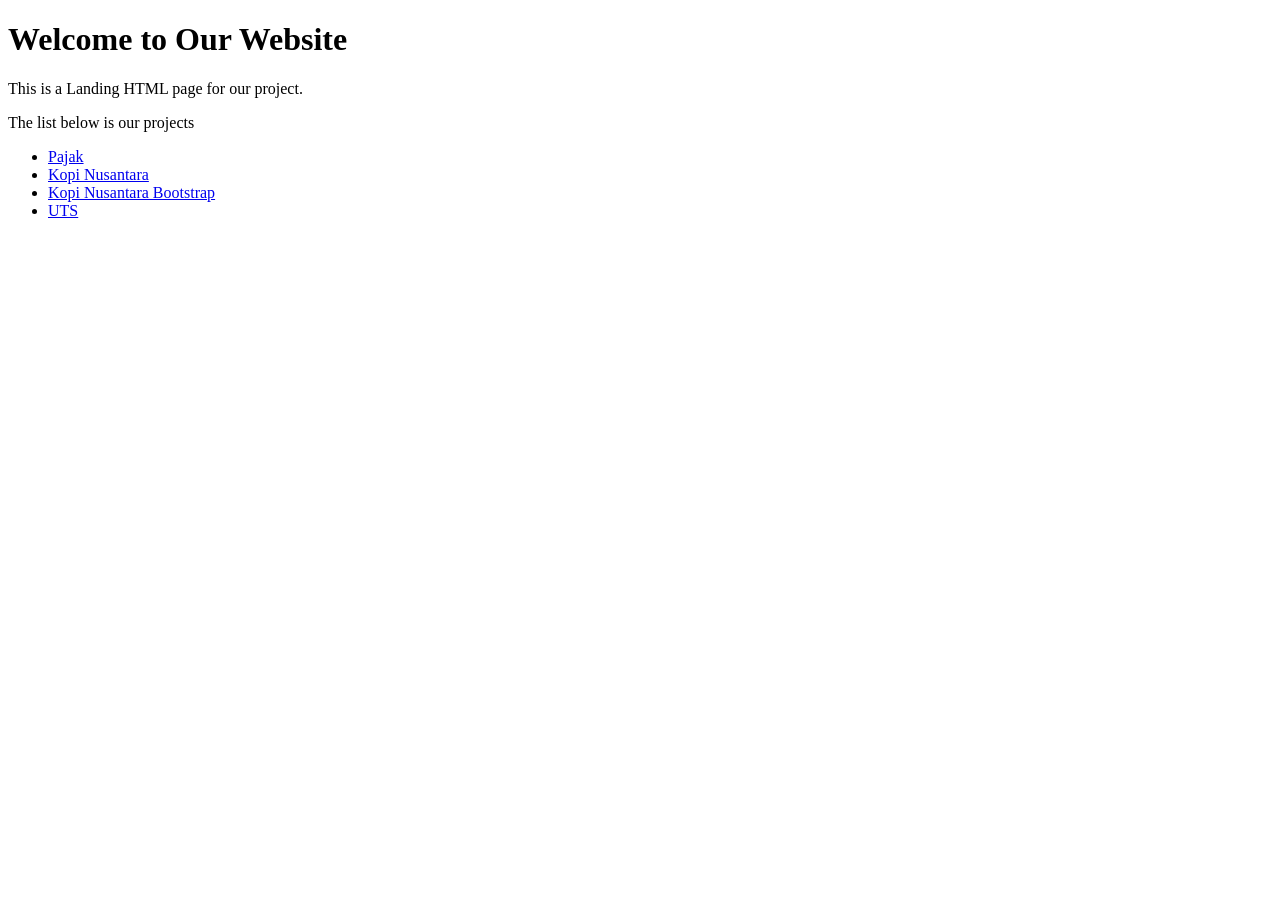
<file: index.html>
<!DOCTYPE html>
<html lang="en">
<head>
    <meta charset="UTF-8">
    <meta name="viewport" content="width=device-width, initial-scale=1.0">
    <title>Website Kelompok 10</title>
</head>
<body>
    <h1>Welcome to Our Website</h1>
    <p>This is a Landing HTML page for our project.</p>
    <p>The list below is our projects</p>
    <ul>        
        <li><a href="T1 - Pajak/index.html">Pajak</a></li>
        <li><a href="T2 - Kopi Nusantara/index.html">Kopi Nusantara</a></li>
        <li><a href="T2 - Kopi Nusantara Bootstrap/index.html">Kopi Nusantara Bootstrap</a></li>
        <li><a href="UTS/index.html">UTS</a></li>
    </ul>
</body>
</html>
</file>
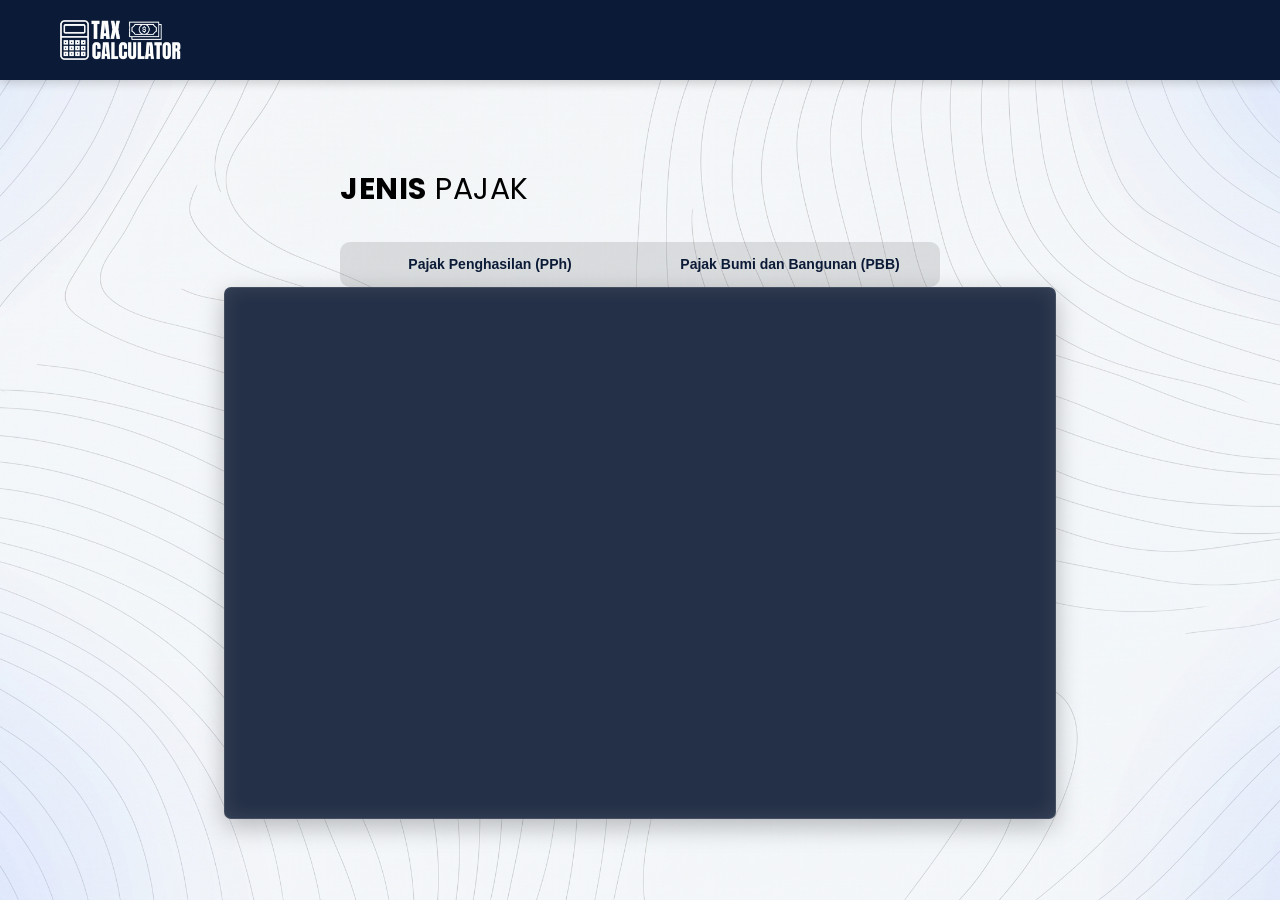
<file: Pajak/index.html>
<!DOCTYPE html>
<html lang="en">
<head>
    <meta charset="UTF-8">
    <meta http-equiv="X-UA-Compatible" content="IE=edge">
    <meta name="viewport" content="width=device-width, initial-scale=1.0">
    <title>Pajak</title>
    <link rel="stylesheet" href="style.css">
</head>
<body>
    <nav class="navbar">
        <img src="Photos/logo.png" class="logo" alt="Logo">
    </nav>
        
    <!-- Tombol jenis pajak -->
    <div id="text" oncontextmenu="return false;">
<p style="margin-right: 40px; margin-top: 85px; color: #000; font-family: 'Poppins', sans-serif; font-size: 30px; letter-spacing: 0.5px;">
    <strong>JENIS</strong> PAJAK</p>
        
        <!-- fixed : sliders can no longer be copied, ruining the aesthetics -->
         <div id="btncontainer1" class="noSelect">
            <div id="slider"></div>
            <button id="butpph">Pajak Penghasilan (PPh)</button>
            <button id="butpbb">Pajak Bumi dan Bangunan (PBB)</button>
        </div>
    </div>

    <!-- div mainbox untuk halaman utama -->
    <div id="mainbox">
        <!-- div container pajak untuk mengumpulkan box ptkp dan box pbb menjadi satu -->
        <div id="containerpajak">
            
            <!-- BOX PPH -->
            <div id="boxpph">
                <div class="form">
                    <p>Pilih status PTKP Anda: 
                        <a href="Photos/Kategori PTKP.jpg" target="_blank" style="font-size: 12px; color: #8ca7f8;">(Lihat Tabel PTKP)</a>
                    </p>
                    
                    <select id="ptkp" class="theinput">
                        <option value="" disabled selected hidden>Status PTKP</option>
                        <option value="TK/0">TK/0 (Rp 54.000.000)</option>
                        <option value="TK/1">TK/1 (Rp 58.500.000)</option>
                        <option value="TK/2">TK/2 (Rp 63.000.000)</option>
                        <option value="TK/3">TK/3 (Rp 67.500.000)</option>
                        <option value="K/0">K/0 (Rp 58.500.000)</option>
                        <option value="K/1">K/1 (Rp 63.000.000)</option>
                        <option value="K/2">K/2 (Rp 67.500.000)</option>
                        <option value="K/3">K/3 (Rp 72.000.000)</option>
                        <option value="K/I/0">K/I/0 (Rp 112.500.000)</option>
                        <option value="K/I/1">K/I/1 (Rp 117.000.000)</option>
                        <option value="K/I/2">K/I/2 (Rp 121.500.000)</option>
                        <option value="K/I/3">K/I/3 (Rp 126.000.000)</option>
                    </select>
                </div>    

                <div class="form">
                    <p>Masukkan penghasilan bulanan Anda:</p>
                    <div style="position: relative;">
                        <span style="position: absolute; left: 12px; top: 50%; transform: translateY(-50%); font-weight: bold; color: #e4e6eb; pointer-events: none;">Rp</span>
                        <input type="text" inputmode="numeric" placeholder="5000000" id="income" class="theinput" style="padding-left: 36px;">
                    </div>
                </div>

                <div class="form">
                    <p>Masukkan jumlah tunjangan Anda:</p>
                    <div style="position: relative;">
                        <span style="position: absolute; left: 12px; top: 50%; transform: translateY(-50%); font-weight: bold; color: #e4e6eb; pointer-events: none;">Rp</span>
                        <input type="text" inputmode="numeric" placeholder="1000000" id="tunjangan" class="theinput" style="padding-left: 36px;">
                    </div>
                </div>

                <div class="form">
                    <p>Masukkan jumlah bonus Anda:</p>
                    <div style="position: relative;">
                        <span style="position: absolute; left: 12px; top: 50%; transform: translateY(-50%); font-weight: bold; color: #e4e6eb; pointer-events: none;">Rp</span>
                        <input type="text" inputmode="numeric" placeholder="500000" id="bonus" class="theinput" style="padding-left: 36px;">
                    </div>
                </div>

                <div class="form">
                    <p>Masukkan jumlah iuran Anda:</p>
                    <div style="position: relative;">
                        <span style="position: absolute; left: 12px; top: 50%; transform: translateY(-50%); font-weight: bold; color: #e4e6eb; pointer-events: none;">Rp</span>
                        <input type="text" inputmode="numeric" placeholder="200000" id="iuran" class="theinput" style="padding-left: 36px;">
                    </div>
                </div>

                <!-- fixed : duped removed -->
                <button id="btncontainer2" class="btn-hitung" onclick="calculatePPh(); document.getElementById('pajakModal').style.display='block'">
                    Hitung Pajak
                </button>
            </div>

            <!-- BOX PBB -->
            <div id="boxpbb">
                <div class="form">
                    <p>Pilih jenis PBB anda:
                        <a href="Photos/Perbedaan Jenis PBB.jpg" target="_blank" style="font-size: 12px; color: #8ca7f8;">(Ketahui Perbedaan Jenis PBB Anda)</a>
                    </p>
                    <select id="statpbb" class="theinput">
                        <option value="" disabled selected hidden>Jenis PBB</option>
                        <option value="p2">PBB P2</option>
                        <option value="p3">PBB P3</option>
                    </select>
                </div>
                
                <div class="form">
                    <p>Masukkan nilai NJOP: <small>(Total Bumi dan Bangunan Jika P2)</small></p>
                    <div style="position: relative;">
                        <span style="position: absolute; left: 12px; top: 50%; transform: translateY(-50%); font-weight: bold; color: #e4e6eb; pointer-events: none;">Rp</span>
                        <input type="text" inputmode="numeric" placeholder="1000000000" id="NJOP" class="theinput" style="padding-left: 36px;">
                    </div>
                </div>
                
                <div class="form">
                    <p>Masukkan nilai NJOPTKP:</p>
                    <div style="position: relative;">
                        <span style="position: absolute; left: 12px; top: 50%; transform: translateY(-50%); font-weight: bold; color: #e4e6eb; pointer-events: none;">Rp</span>
                        <input type="text" inputmode="numeric" placeholder="12000000" id="NJOPTKP" class="theinput" style="padding-left: 36px;">
                    </div>
                </div>

                <div class="form">
                    <p>Masukkan nilai Tarif NJKP(khusus p5l):</p>
                    <div style="position: relative;">
                        <input type="text" inputmode="numeric" placeholder="20" id="NJKP" class="theinput" style="padding-right: 32px;">
                        <span style="position: absolute; right: 12px; top: 50%; transform: translateY(-50%); font-weight: bold; color: #e4e6eb; pointer-events: none;">%</span>
                    </div>
                </div>

                <div class="form">
                    <p>Masukkan nilai Tarif PBB:</p>
                    <div style="position: relative;">
                        <input type="text" inputmode="numeric" placeholder="0.5" id="PBB" class="theinput" style="padding-right: 32px;">
                        <span style="position: absolute; right: 12px; top: 50%; transform: translateY(-50%); font-weight: bold; color: #e4e6eb; pointer-events: none;">%</span>
                    </div>
                </div>
            <button id="btncontainer2" class="btn-hitung" onclick="calculatePBB(); document.getElementById('pajakModal').style.display='block'">
                Hitung Pajak
            </button>
        </div>

        <div id="pajakModal" class="modal">
            <div class="modal-content">

            <!-- Tombol X  -->
            <span class="closebtn" onclick="document.getElementById('pajakModal').style.display='none'">&times;</span>
            <h3 style="color: #1c1d5e; margin-bottom: 15px;">Hasil Perhitungan</h3>

            <!-- result untuk menampilkan hasil perhitungan -->
            <p id="result"></p>
        </div>
    </div>

    <script src="main.js"></script>
</body>
</html>
</file>
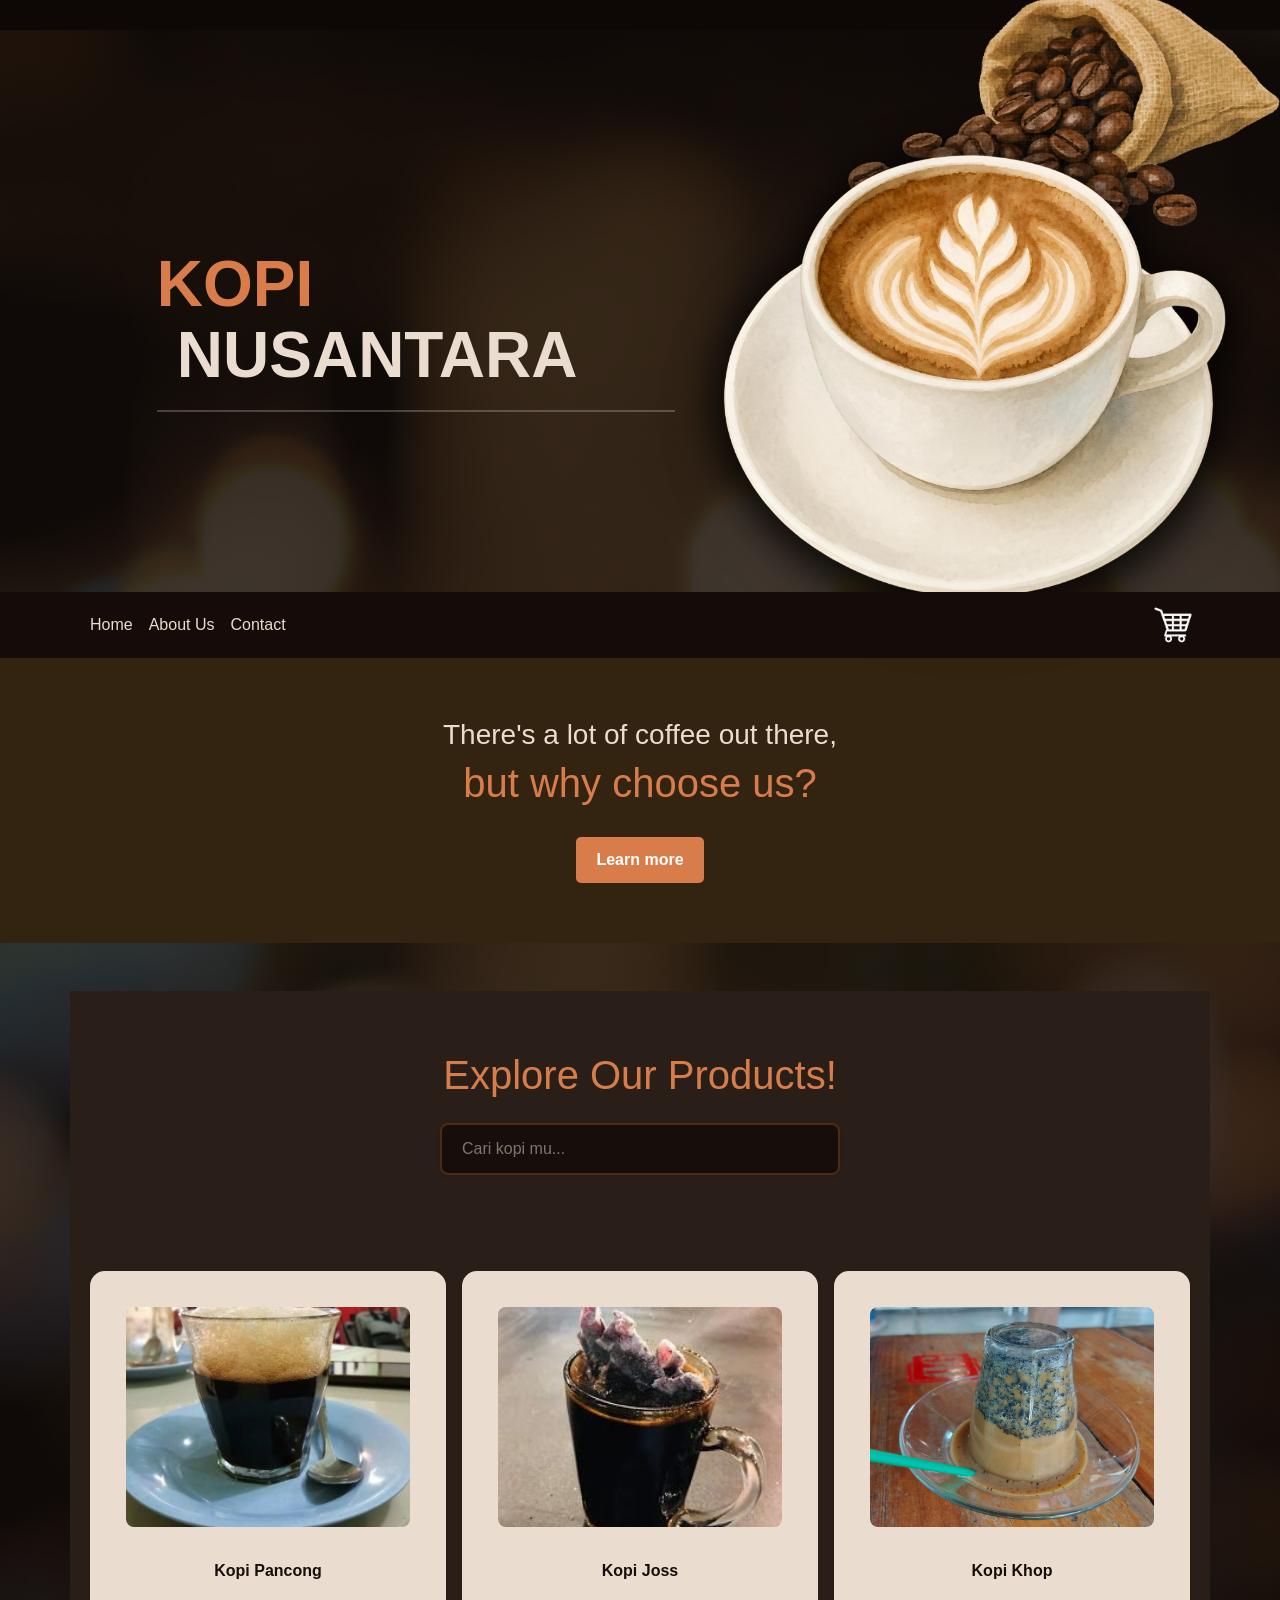
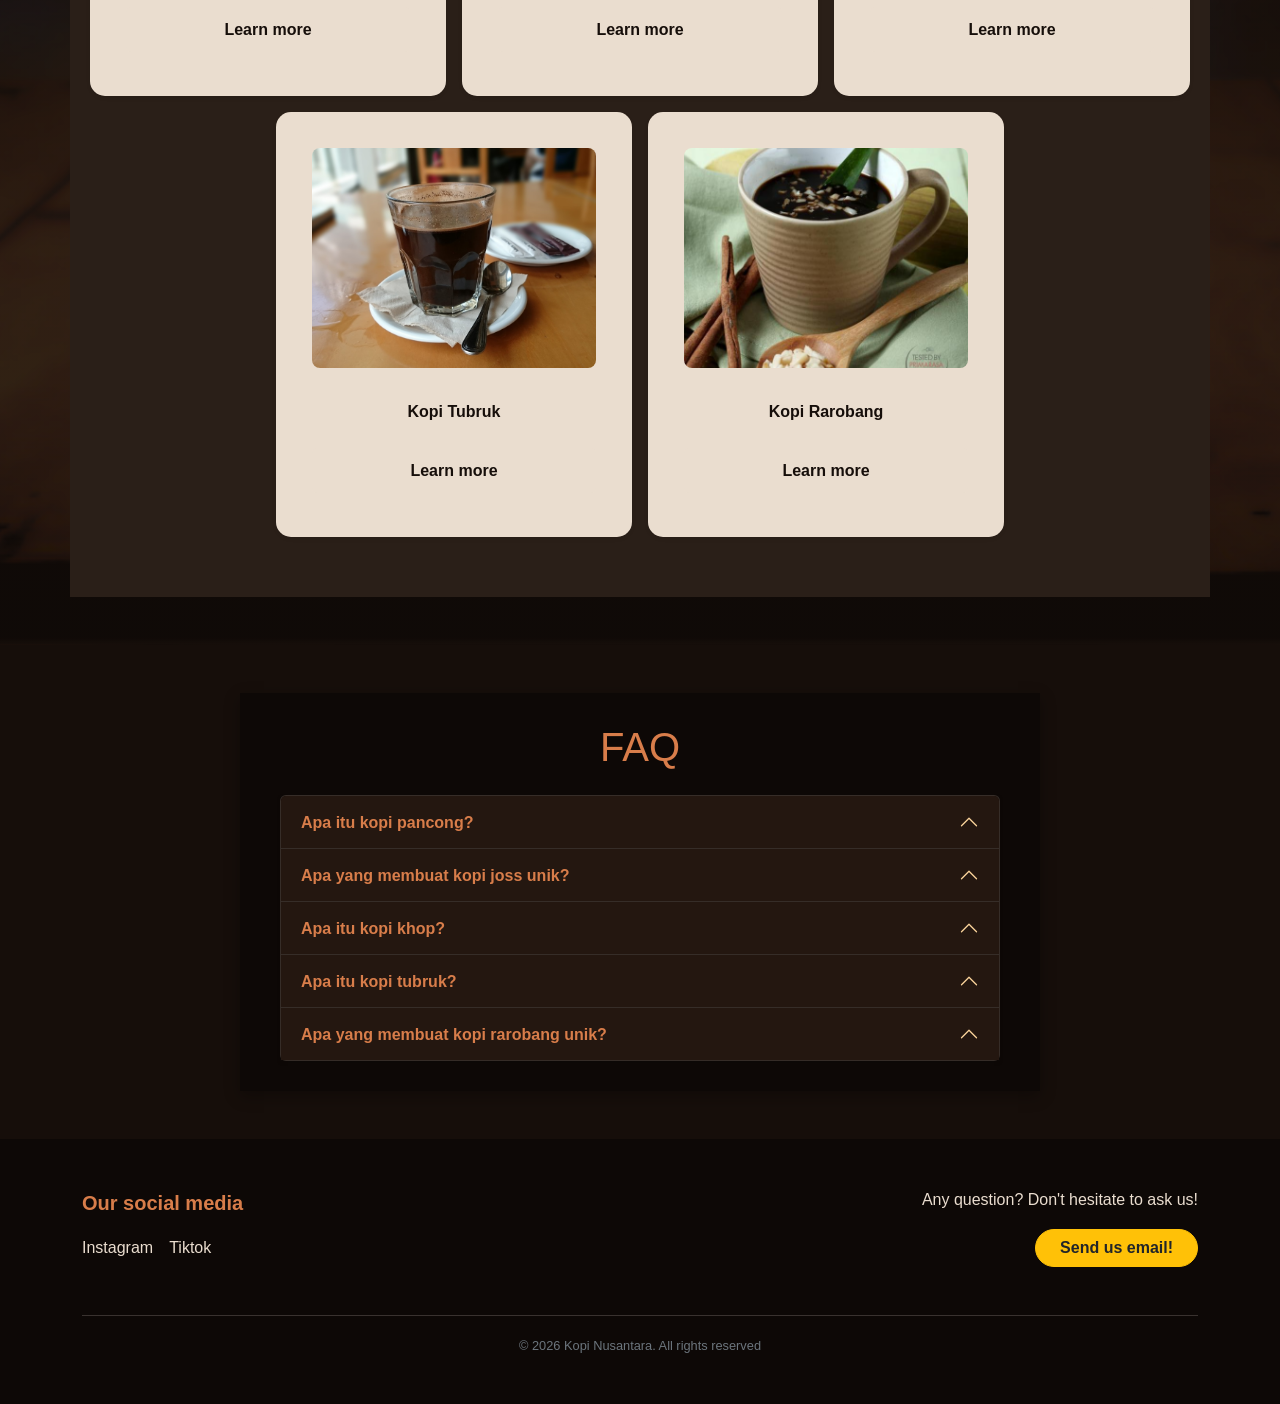
<file: T2 - Kopi Nusantara Bootstrap/index.html>
<!DOCTYPE html>
<html lang="en">
<head>
    <meta charset="UTF-8">
    
    <!-- Set the web dynamically adjust to different devices -->
    <meta name="viewport" content="width=device-width, initial-scale=1.0">
    <title>Kopi Nusantara</title>
    <link href="https://cdn.jsdelivr.net/npm/bootstrap@5.2.3/dist/css/bootstrap.min.css" rel="stylesheet" integrity="sha384-rbsA2VBKQhggwzxH7pPCaAqO46MgnOM80zW1RWuH61DGLwZJEdK2Kadq2F9CUG65" crossorigin="anonymous">
    <link rel="stylesheet" href="style.css">
    <script src="https://cdn.jsdelivr.net/npm/bootstrap@5.2.3/dist/js/bootstrap.bundle.min.js" integrity="sha384-kenU1KFdBIe4zVF0s0G1M5b4hcpxyD9F7jL+jjXkk+Q2h455rYXK/7HAuoJl+0I4" crossorigin="anonymous"></script>
    <script src="kopi.js"></script>
</head>

<body>
    <div id="herobanner" class="hero-section">
        <div class="hero-content">
            <header class="hero-title">
                <span class="text-orange">KOPI</span><br>
                <span class="text-beige indent-text">NUSANTARA</span>
                <hr class="divider">
            </header>
            <div class="hero-graphics">

                <!-- Buat Gambar -->
                <img src="Photos/karung kopi.png" alt="Biji Kopi" class="coffee-bag">
                <img src="Photos/coffee-hero.png" alt="Cangkir Kopi" class="img-responsive hero-cup">
            </div>
        </div>

        <!-- Navbar Bootstrap -->
        <nav class="navbar navbar-expand-lg navbar-dark bg-dark">

            <div class="container">
                <a class="navbar-brand text-orange fw-bold d-lg-none" href="#">Kopi Nusantara</a>
                <button class="navbar-toggler" type="button" data-bs-toggle="collapse" data-bs-target="#navbarNav" aria-controls="navbarNav" aria-expanded="false" aria-label="Toggle navigation">
                    <span class="navbar-toggler-icon"></span>
                </button>

                <div class="collapse navbar-collapse" id="navbarNav">
                    <ul class="navbar-nav w-100 align-items-lg-center">
                        <li class="nav-item">
                            <a class="nav-link" href="#herobanner">Home</a>
                        </li>
                        <li class="nav-item">
                            <a class="nav-link" href="#about">About Us</a>
                        </li>
                        <li class="nav-item">
                            <a class="nav-link" href="#contact">Contact</a>
                        </li>
                        <li class="nav-item ms-lg-auto mt-2 mt-lg-0">
                            <a href="#products" class="nav-link p-0">
                                <img src="Photos/cart.png" alt="Cart" class="cart-btn">
                            </a>
                        </li>
                    </ul>
                </div>
            </div>
        </nav>

    <!-- Company's profile -->
    <section id="about" class="about-section">
        <h3 class="text-beige">There's a lot of coffee out there,</h3>
        <h1 class="text-orange">but why choose us?</h1>
        <button class="btn-default" onclick="document.getElementById('aboutcomp').style.display='block'">Learn more</button>

        <div id="aboutcomp" class="comp">
            <div class="abouts">
                <span class="closebtn" onclick="document.getElementById('aboutcomp').style.display='none'">&times;</span>
                <p class="text-orange">Kami berkomitmen untuk memastikan kopi kami memiliki kualitas terbaik dan cita rasa yang unik, sehingga setiap teguk kopi yang Anda minum memberikan pengalaman yang terbaik.</p>
            </div>
        </div>
    </section>

    <!-- Company's products -->
    <section id="products" class="products-section bg-texture container my-5">
        <div class="container" style="max-width: 1000px;"></div>
            <h1 class="section-title text-orange mb-4 text-center">Explore Our Products!</h1>

            <!-- Search bar product -->
            <div class="row justify-content-center mb-5">
                <div class="col-12 col-md-8 col-lg-6">
                    <div class="search-container row justify-content-center mb-5">
                        <input type="text" id="searchProduct" class="search-input form-control form-control-lg shadow-sm" placeholder="Cari kopi mu...">
                    </div>
                </div>
            </div>

            <div class="row justify-content-center g-3">

                        <!-- KOPI PANCONG -->
                        <div class="col-12 col-md-6 col-lg-4 product-card">
                            <div class="card h-100 shadow-sm border-0">
                                <div class="card-body d-flex flex-column justify-content-between text-center">
                                    <img src="Photos/Kopi Pancong.jpg" alt="Kopi Pancong" class="card-img-top img-responsive object-fit-cover mb-3" style="height: 220px;">
                                    <p class="fw-bold">Kopi Pancong</p>
                                    <button id="kopi-pancong" class="btn-info btn-detail w-100 my-2">Learn more</button>
                                    <div id="info-kopi-pancong" class="info-kopi" style="display: none;">
                                        <strong class="harga-text d-block text-success mb-1"></strong>
                                        <p class="deskripsi-text text-muted small mb-0"></p>
                                    </div>
                                </div>
                            </div>
                        </div>

                        <!-- KOPI JOSS -->
                        <div class="col-12 col-md-6 col-lg-4 product-card">
                            <div class="card h-100 shadow-sm border-0">
                                <div class="card-body d-flex flex-column justify-content-between text-center">
                                    <img src="Photos/Kopi Joss.jpg" alt="Kopi Joss" class="card-img-top img-responsive object-fit-cover mb-3" style="height: 220px;">
                                    <p class="fw-bold">Kopi Joss</p>
                                    <button id="kopi-joss" class="btn-info btn-detail w-100 my-2">Learn more</button>
                                    <div id="info-kopi-joss" class="info-kopi" style="display: none;">
                                        <strong class="harga-text d-block text-success mb-1"></strong>
                                        <p class="deskripsi-text text-muted small mb-0"></p>
                                    </div>
                                </div>
                            </div>
                        </div>

                        <!-- KOPI KHOP -->
                        <div class="col-12 col-md-6 col-lg-4 product-card">
                            <div class="card h-100 shadow-sm border-0">
                                <div class="card-body d-flex flex-column justify-content-between text-center">
                                    <img src="Photos/Kopi Khop.jpg" alt="Kopi Khop" class="card-img-top img-responsive object-fit-cover mb-3" style="height: 220px;">
                                    <p class="fw-bold">Kopi Khop</p>
                                    <button id="kopi-khop" class="btn-info btn-detail w-100 my-2">Learn more</button>
                                    <div id="info-kopi-khop" class="info-kopi" style="display: none;">
                                        <strong class="harga-text d-block text-success mb-1"></strong>
                                        <p class="deskripsi-text text-muted small mb-0"></p>
                                    </div>
                                </div>
                            </div>
                        </div>

                        <!-- KOPI TUBRUK -->
                        <div class="col-12 col-md-6 col-lg-4 product-card">
                            <div class="card h-100 shadow-sm border-0">
                                <div class="card-body d-flex flex-column justify-content-between text-center">
                                    <img src="Photos/Kopi Tubruk.jpg" alt="Kopi Tubruk" class="card-img-top img-responsive object-fit-cover mb-3" style="height: 220px;">
                                    <p class="fw-bold">Kopi Tubruk</p>
                                    <button id="kopi-tubruk" class="btn-info btn-detail w-100 my-2">Learn more</button>
                                    <div id="info-kopi-tubruk" class="info-kopi" style="display: none;">
                                        <strong class="harga-text d-block text-success mb-1"></strong>
                                        <p class="deskripsi-text text-muted small mb-0"></p>
                                    </div>
                                </div>
                            </div>
                        </div>

                        <!-- KOPI RAROBANG -->
                        <div class="col-12 col-md-6 col-lg-4 product-card">
                            <div class="card h-100 shadow-sm border-0">
                                <div class="card-body d-flex flex-column justify-content-between text-center">
                                    <img src="Photos/Kopi Rarobang.jpg" alt="Kopi Rarobang" class="card-img-top img-responsive object-fit-cover mb-3" style="height: 220px;">
                                    <p class="fw-bold">Kopi Rarobang</p>
                                    <button id="kopi-rarobang" class="btn-info btn-detail w-100 my-2">Learn more</button>
                                    <div id="info-kopi-rarobang" class="info-kopi" style="display: none;">
                                        <strong class="harga-text d-block text-success mb-1"></strong>
                                        <p class="deskripsi-text text-muted small mb-0"></p>
                                    </div>
                                </div>
                            </div>
                        </div>

                    </div> 
                </div>
            </section>

    <!-- FAQ -->
    <section id="faq" class="container my-5" style="max-width: 800px">
        <h1 class="section-title text-orange mb-4 text-center">FAQ</h1>
        <!-- Kopi Pancong -->
        <div class="accordion shadow-sm" id="accordionFAQ">
            <div class="accordion-item">
                <h2 class="accordion-header" id="headingOne">
                    <button class="accordion-button fw-bold" type="button" data-bs-toggle="collapse" data-bs-target="#collapseOne" aria-expanded="true" aria-controls="collapseOne">
                        Apa itu kopi pancong?
                    </button>
                </h2>
                <div id="collapseOne" class="accordion-collapse collapse" aria-labelledby="headingOne" data-bs-parent="#accordionFAQ">
                    <div class="accordion-body">
                        Kopi pancong adalah kopi khas dari daerah Jawa Barat yang disajikan dengan cara tradisional menggunakan arang dan memiliki cita rasa kopi yang kuat.
                    </div>
                </div>
            </div>
            <!-- Kopi Joss -->
            <div class="accordion-item">
                <h2 class="accordion-header" id="headingTwo">
                    <button class="accordion-button fw-bold" type="button" data-bs-toggle="collapse" data-bs-target="#collapseTwo" aria-expanded="false" aria-controls="collapseTwo">
                        Apa yang membuat kopi joss unik?
                    </button>
                </h2>
                <div id="collapseTwo" class="accordion-collapse collapse" aria-labelledby="headingTwo" data-bs-parent="#accordionFAQ">
                    <div class="accordion-body">
                        Kopi joss terkenal karena arang yang digunakan dalam proses penyajian kopi tersebut, yaitu arang yang membara.
                    </div>
                </div>
            </div>
            <!-- Kopi Khop -->
            <div class="accordion-item">
                <h2 class="accordion-header" id="headingThree">
                    <button class="accordion-button fw-bold" type="button" data-bs-toggle="collapse" data-bs-target="#collapseThree" aria-expanded="false" aria-controls="collapseThree">
                        Apa itu kopi khop?
                    </button>
                </h2>
                <div id="collapseThree" class="accordion-collapse collapse" aria-labelledby="headingThree" data-bs-parent="#accordionFAQ">
                    <div class="accordion-body">
                        Kopi khop adalah kopi khas Aceh yang diminum dengan cara menggunakan sedotan di sela-sela gelas yang terbalik di atas piring.
                    </div>
                </div>
            </div>
            <!-- Kopi Tubruk -->
            <div class="accordion-item">
                <h2 class="accordion-header" id="headingFour">
                    <button class="accordion-button fw-bold" type="button" data-bs-toggle="collapse" data-bs-target="#collapseFour" aria-expanded="false" aria-controls="collapseFour">
                        Apa itu kopi tubruk?
                    </button>
                </h2>
                <div id="collapseFour" class="accordion-collapse collapse" aria-labelledby="headingFour" data-bs-parent="#accordionFAQ">
                    <div class="accordion-body">
                        Kopi tubruk adalah kopi yang dibuat dengan mencampurkan bubuk kopi dengan air panas.
                    </div>
                </div>
            </div>
            <!-- Kopi Rarobang -->
            <div class="accordion-item">
                <h2 class="accordion-header" id="headingFive">
                    <button class="accordion-button fw-bold" type="button" data-bs-toggle="collapse" data-bs-target="#collapseFive" aria-expanded="false" aria-controls="collapseFive">
                       Apa yang membuat kopi rarobang unik?
                    </button>
                </h2>
                <div id="collapseFive" class="accordion-collapse collapse" aria-labelledby="headingFive" data-bs-parent="#accordionFAQ">
                    <div class="accordion-body">
                        Kopi rarobang menjadi unik karena kopinya yang dicampurkan dengan rempah-rempah seperti jahe, cengkeh, kayu manis, dan lain-lain.
                    </div>
                </div>
            </div>
        </div>

    </section>

<!-- User's way to contact the company -->
<footer id="contact" class="footer-section text-beige py-5 mt-5">
    <div class="container">
        <div class="row text-center text-md-start">
            <!-- Kolom Kiri: Social Media -->
            <div class="col-12 col-md-6 mb-4 mb-md-0">
                <p class="text-orange fw-bold fs-5 mb-3">Our social media</p>
                <div class="d-flex justify-content-center justify-content-md-start gap-3">
                    <a href="insta" class="text-beige text-decoration-none">Instagram</a>
                    <a href="tiktok" class="text-beige text-decoration-none">Tiktok</a>
                </div>
            </div>

            <!-- Kolom Kanan: Contact -->
            <div class="col-12 col-md-6 d-flex flex-column align-items-center align-items-md-end">
                <p class="mb-3">Any question? Don't hesitate to ask us!</p>
                <button id="sendEmail" class="btn btn-warning text-dark fw-bold px-4 rounded-pill">Send us email!</button>
            </div>
        </div>
        
        <!-- Copyright -->
        <div class="row mt-5">
            <div class="col-12 text-center">
                <p class="copyright m-0 text-secondary">&copy; 2026 Kopi Nusantara. All rights reserved</p>
            </div>
        </div>
    </div>
</footer>
</file>
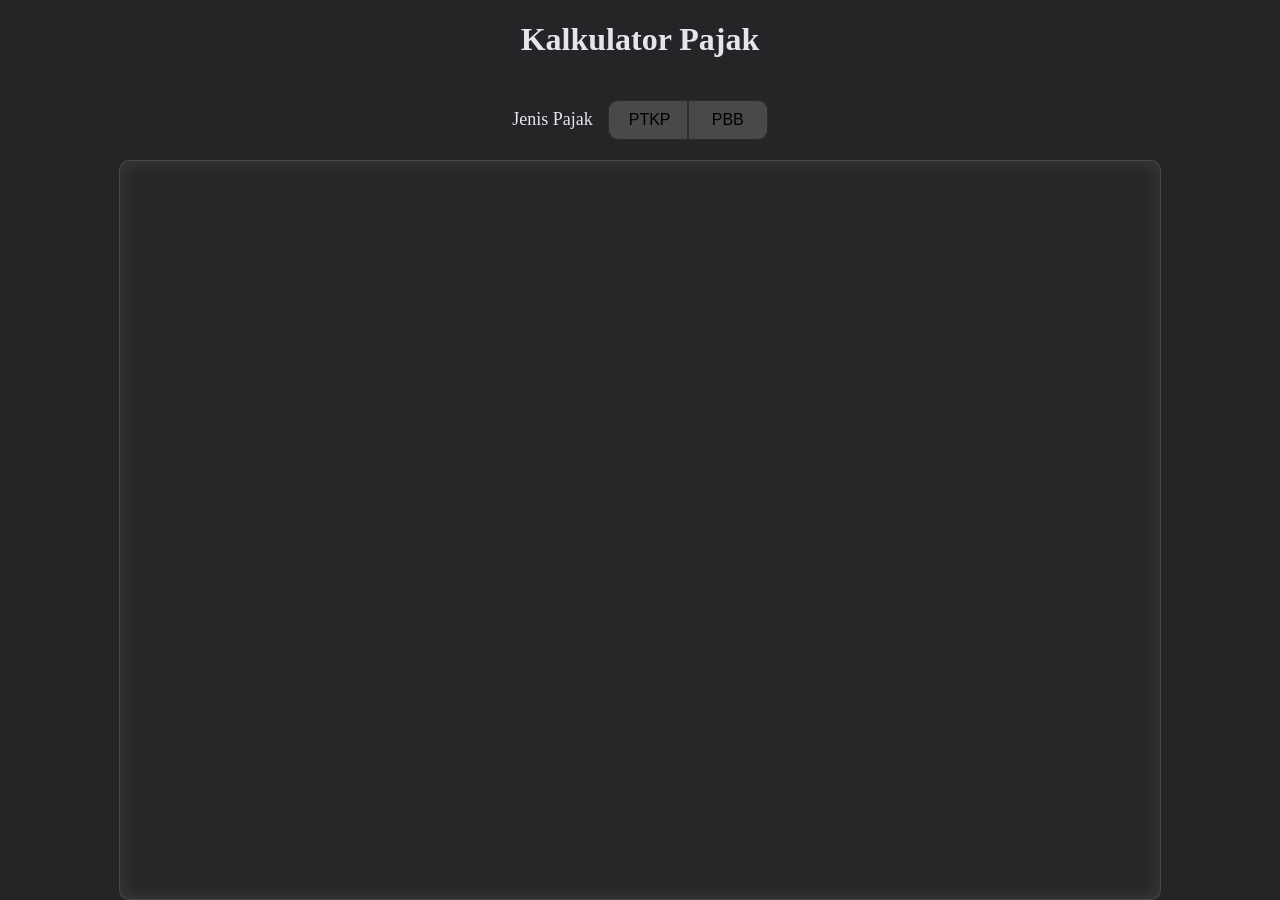
<file: Pajak.html>
<!DOCTYPE html>
<html lang="en">
<head>
    <meta charset="UTF-8">
    <meta http-equiv="X-UA-Compatible" content="IE=edge">
    <meta name="viewport" content="width=device-width, initial-scale=1.0">
    <title>Pajak</title>
    <link rel="stylesheet" href="StyleTax.css">
</head>
<body>
    <h1 style="text-align: center; color: #e4e6eb;">Kalkulator Pajak</h1>    

    <div id="home">
        <p style="margin-right: 15px;">Jenis Pajak</p>

        <div id="btncontainer">
            <div id="slider"></div>
            <button id="butptkp">PTKP</button>
            <button id="butpbb">PBB</button>
        </div>
    </div> 

    <!-- div mainbox untuk halaman utama -->
    <div id="mainbox">
        <!-- div container pajak untuk mengumpulkan box ptkp dan box pbb menjadi satu -->
            <div id="containerpajak">
                <!-- div box ptkp untuk mencakup isi yang dibutuhkan untuk perhitungan pajak ptkp -->
                <div id="boxptkp">
                    <!-- div class form untuk menjaga teks dan input field berada dalam satu baris -->
                    <div class="form">
                        <p>Pilih status PTKP Anda:</p>
                        <!-- select ptkp untuk digunakan dalam javascript -->
                        <select id="ptkp">
                            <option value="" disabled selected hidden>Status PTKP</option>
                            <option value="TK/0">TK/0 (Rp 54.000.000)</option>
                            <option value="TK/1">TK/1 (Rp 58.500.000)</option>
                            <option value="TK/2">TK/2 (Rp 63.000.000)</option>
                            <option value="TK/3">TK/3 (Rp 67.500.000)</option>
                            <option value="K/0">K/0 (Rp 58.500.000)</option>
                            <option value="K/1">K/1 (Rp 63.000.000)</option>
                            <option value="K/2">K/2 (Rp 67.500.000)</option>
                            <option value="K/3">K/3 (Rp 72.000.000)</option>
                            <option value="K/I/0">K/I/0 (Rp 112.500.000)</option>
                            <option value="K/I/1">K/I/1 (Rp 117.000.000)</option>
                            <option value="K/I/2">K/I/2 (Rp 121.500.000)</option>
                            <option value="K/I/3">K/I/3 (Rp 126.000.000)</option>
                        </select>
                    </div>    

                    <div class="form">
                        <p>Masukkan penghasilan bulanan Anda:</p>
                        <input type="text" id="income" class="theinput">
                    </div>

                    <div class="form">
                        <p>Masukkan jumlah tunjangan Anda:</p>
                        <input type="text" id="tunjangan" class="theinput">
                    </div>

                    <div class="form">
                        <p>Masukkan jumlah bonus Anda:</p>
                        <input type="text" id="bonus" class="theinput">
                    </div>
                    <button onclick="calculateTax()">Hitung Pajak</button>
                </div>

                <!-- div box pbb untuk mencakup isi yang dibutuhkan untuk perhitungan pajak bumi dan bangunan -->
                <div id="boxpbb">
                    <div class="form">
                        <p>Pilih jenis PBB anda:</p>

                        <!-- statpbb untuk digunakan dalam javascrip -->
                        <select value="statpbb">
                            <option value="" disabled selected hidden>Jenis PBB</option>
                            <option value="p2">PBB P2</option>
                            <option value="p5l">PBB P5L</option>
                        </select>
                    </div>
                    
                    <div class="form">
                        <p>Masukkan nilai NJOP:</p>
                        <input type="text" id="NJKP" class="theinput">
                    </div>
                    
                    <div class="form">
                        <p>Masukkan nilai NJOPTKP:</p>
                        <input type="text" id="NJOPTKP" class="theinput">
                    </div>

                    <div class="form">
                        <p>Masukkan nilai Tarif NJKP(khusus p5l):</p>
                        <input type="text" id="tarifNJKP" class ="theinput">
                    </div>

                    <div class="form">
                        <p>Masukkan nilai Tarif PBB:</p>
                        <input type="text" id=""tarifPBB class="theinput">
                    </div>

                    <button onclick="">Hitung Pajak</button>
                </div>
        </div>

        <!-- result untuk menampilkan hasil perhitungan -->
        <p id="result"></p>
    </div>

    <script src="Tax.js"></script>
</body>
</html>
</file>
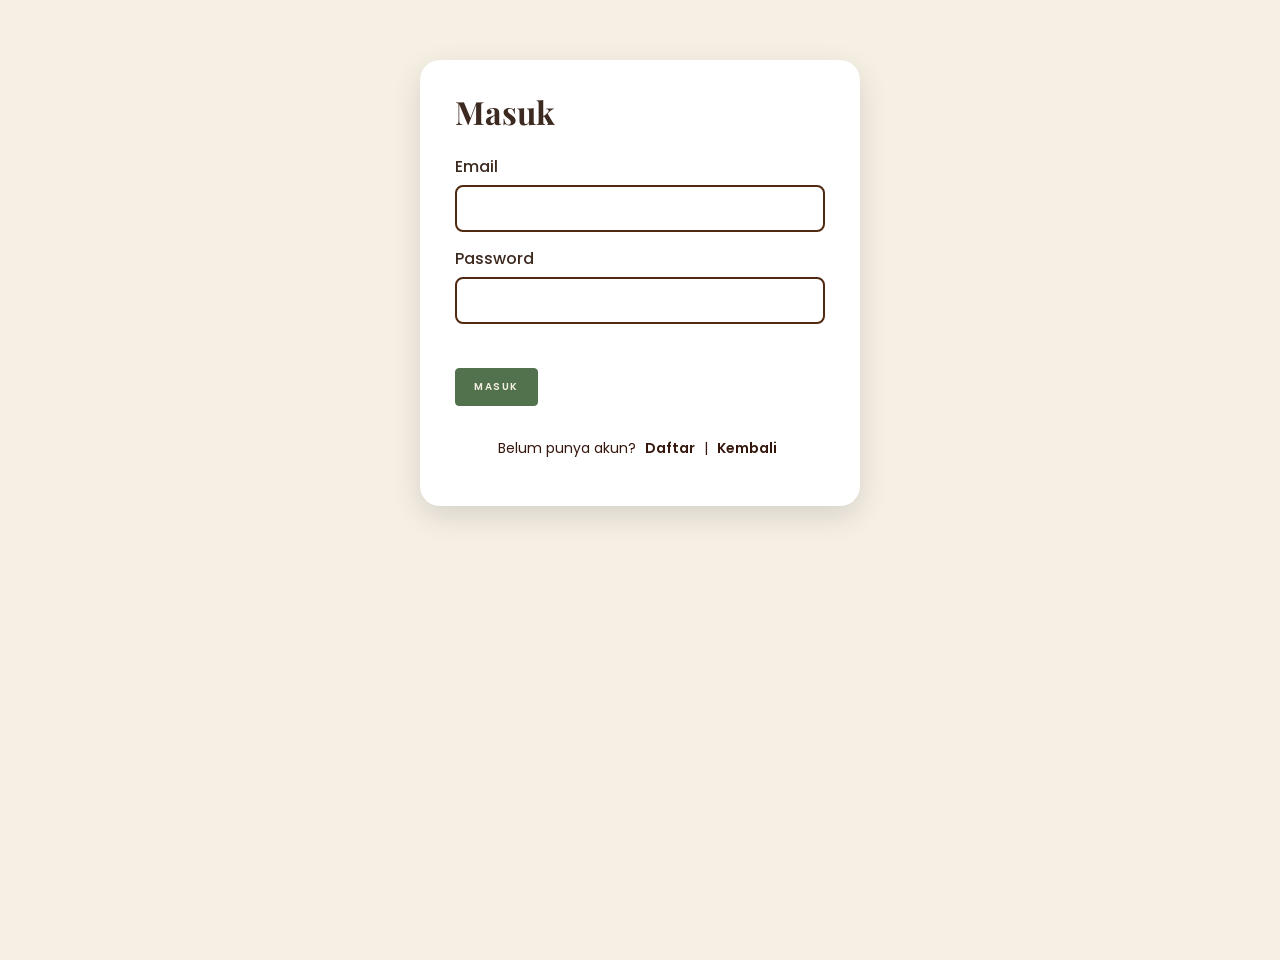
<file: UTS/acc.html>
<!DOCTYPE html>
<html lang="id">
<head>
    <meta charset="UTF-8">
    <meta name="viewport" content="width=device-width, initial-scale=1.0">
    <title>Akun - Rendang</title>
    <link rel="stylesheet" href="CSS/style.css">
    <link rel="stylesheet" href="CSS/pages.css">
    <link rel="stylesheet" href="CSS/annoyingStyle.css">
</head>

<body>
    <main class="card">
        <h1>Akun saya</h1>
        <p>Nama: <strong id="accName"></strong></p>
        <p>Email: <strong id="accEmail"></strong></p>
        <p>Peran: <strong id="accRole"></strong></p>

        <a href="admin.html" id="adminBtn" class="btn-add" style="display:none; text-decoration:none; display:none;">Kelola produk</a>
        <button id="logoutBtn" class="btn-del">Log Out</button>

        <p class="alt"><a href="toko.html">Kembali ke toko</a></p>
    </main>
    <script src="JS/db.js"></script>
    <script src="JS/auth.js"></script>
    <script>
        const user = getCurrentUser();
        if (!user) {
            window.location.href = "login.html";
        } else {
            document.getElementById("accName").textContent = user.name;
            document.getElementById("accEmail").textContent = user.email;
            document.getElementById("accRole").textContent =
                user.role === "admin" ? "Admin" : "Pembeli";

            if (user.role === "admin") {
                document.getElementById("adminBtn").style.display = "inline-block";
            }

            document.getElementById("logoutBtn").addEventListener("click", () => {
                logout();
                window.location.href = "toko.html";
            });
        }
    </script>
</body>
</html>
</file>
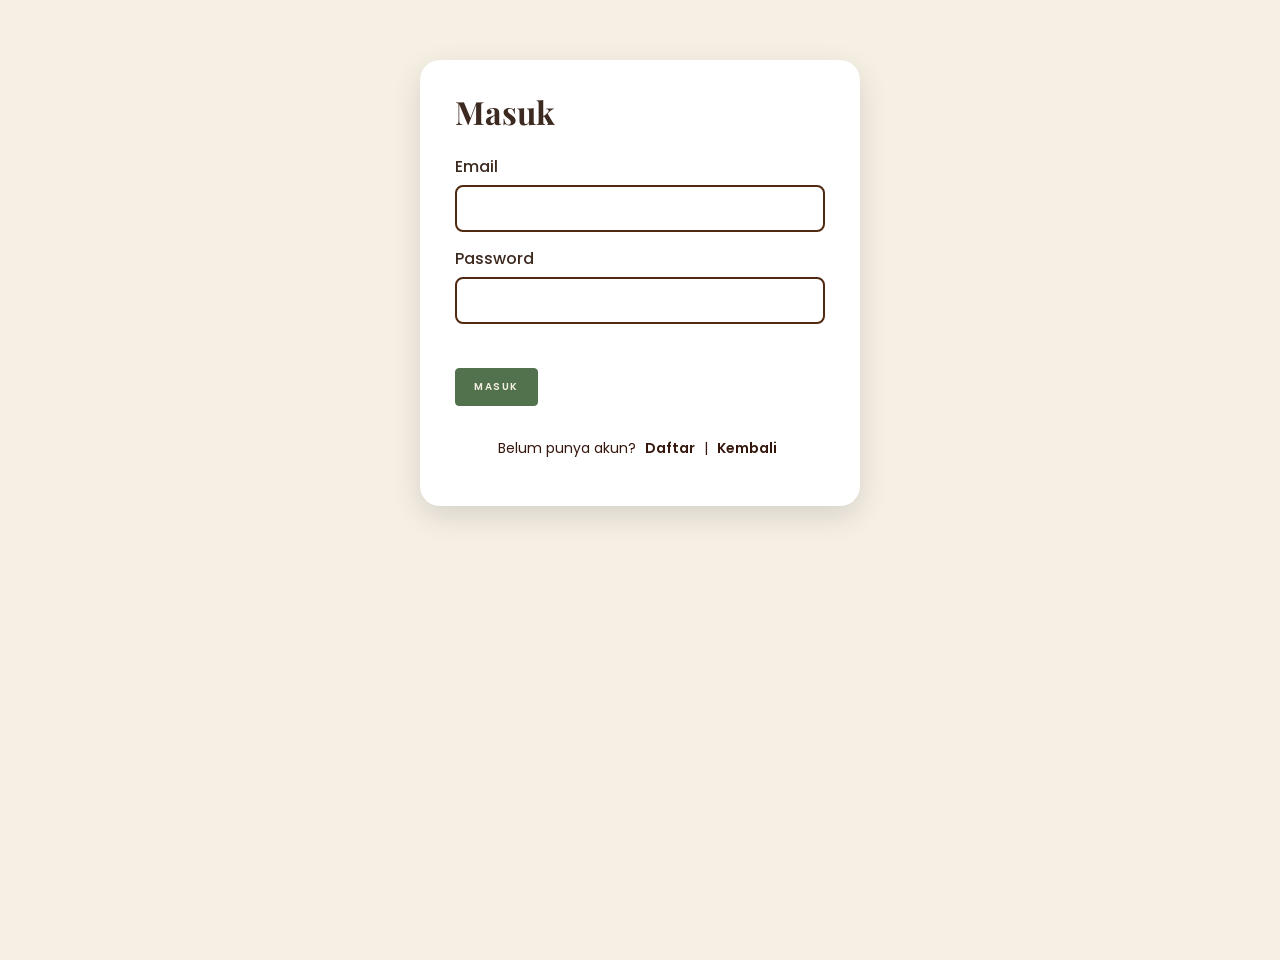
<file: UTS/admin.html>
<!DOCTYPE html>
<html lang="id">
<head>
    <meta charset="UTF-8">
    <meta name="viewport" content="width=device-width, initial-scale=1.0">
    <title>Admin - Rendang</title>
    <link rel="stylesheet" href="CSS/style.css">
    <link rel="stylesheet" href="CSS/pages.css">
    <link rel="stylesheet" href="CSS/annoyingStyle.css">
</head>
<body>
    <main class="card wide">
        <h1>Kelola Produk</h1>
        <form id="productForm" class="admin-form">
            <input type="hidden" id="pid">
            <input type="text" id="pname" placeholder="Nama rendang" required>
            <input type="number" id="pprice" placeholder="Harga (Rp)" min="0" required>
            <label class="file-label">
                Foto produk (kosongkan jika tidak ingin mengganti)
                <input type="file" id="pimg" accept="image/*">
            </label>
            <button type="submit" class="btn-add" id="saveBtn">Tambah produk</button>
            <button type="button" class="btn-del" id="cancelBtn" style="display:none">Batal</button>
        </form>
        <table>
            <thead><tr><th>Foto</th><th>Nama</th><th>Harga</th><th>Aksi</th></tr></thead>
            <tbody id="productTable"></tbody>
        </table>
        <p class="alt"><a href="toko.html">Lihat toko</a> | <a href="#" id="logoutLink">Keluar</a></p>
    </main>
    <script src="JS/db.js"></script>
    <script src="JS/auth.js"></script>
    <script src="JS/admin.js"></script>
</body>
</html>
</file>
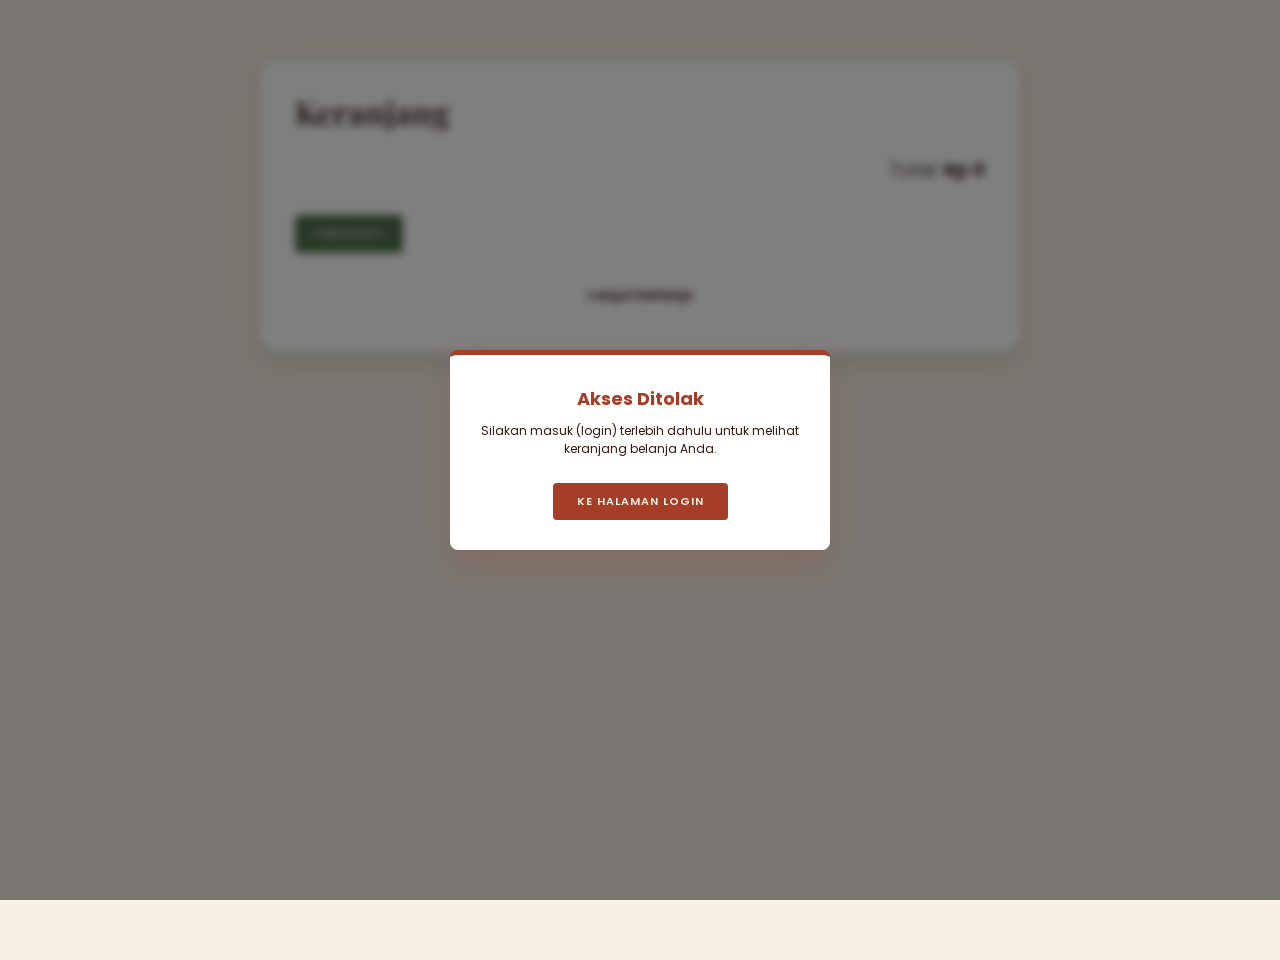
<file: UTS/cart.html>
<!DOCTYPE html>
<html lang="id">
<head>
    <meta charset="UTF-8">
    <meta name="viewport" content="width=device-width, initial-scale=1.0">
    <title>Keranjang - Rendang</title>
    <link rel="stylesheet" href="CSS/style.css">
    <link rel="stylesheet" href="CSS/pages.css">
    <link rel="stylesheet" href="CSS/annoyingStyle.css">
</head>
<body>
    <main class="card wide">
        
        <h1>Keranjang</h1>
        <div id="cartItems"></div>
        <p class="total">Total: <strong id="cartTotal">Rp 0</strong></p>
        <button id="checkoutBtn" class="btn-add">Checkout</button>
        <p class="alt"><a href="toko.html">Lanjut belanja</a></p>
    </main>
    <script src="JS/db.js"></script>
    <script src="JS/auth.js"></script>
    <script src="JS/cart.js"></script>
    <script src="JS/cart-page.js"></script>

</body>
</html>
</file>
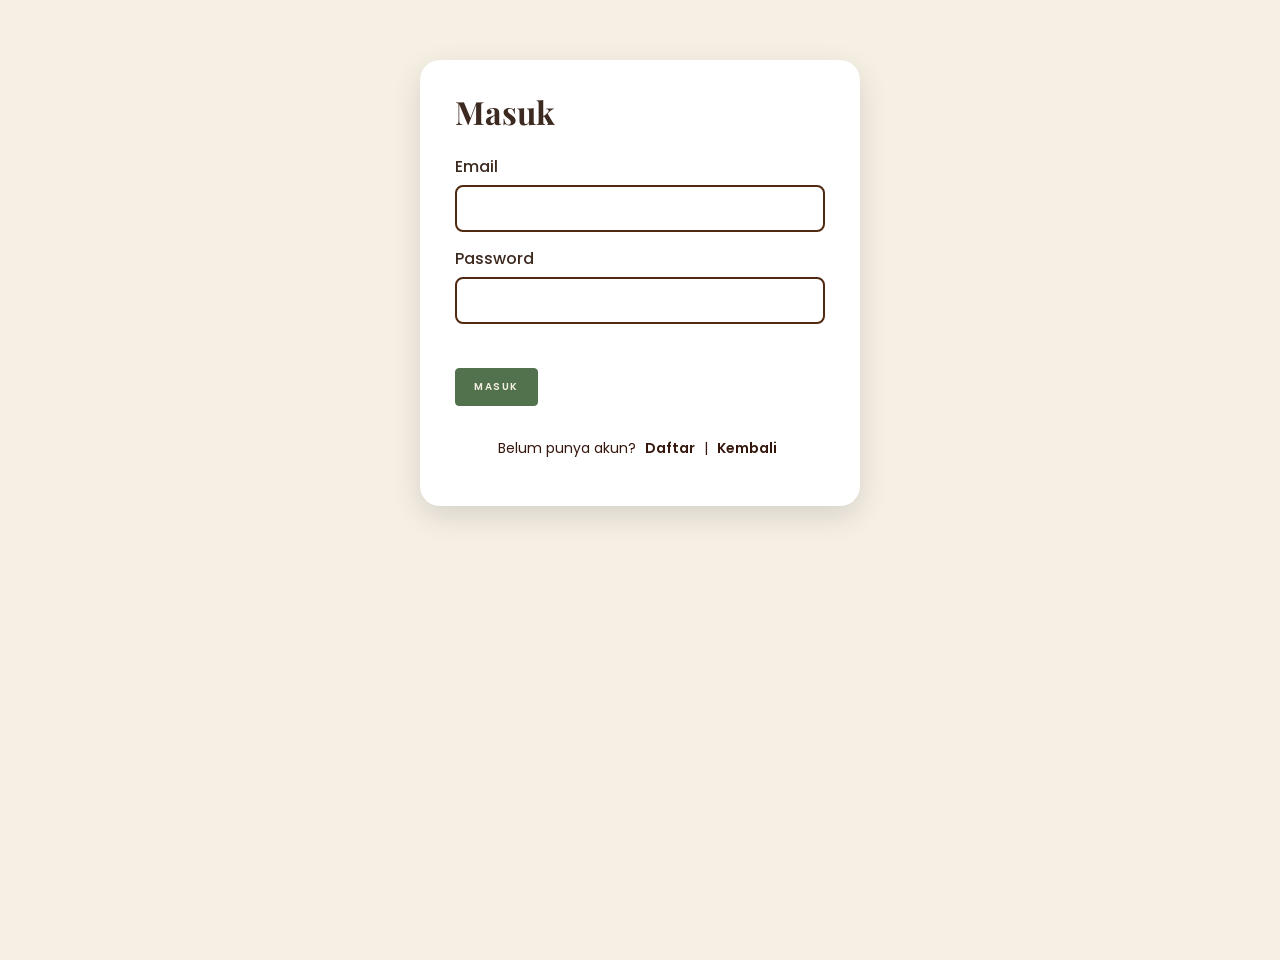
<file: UTS/login.html>
<!DOCTYPE html>
<html lang="id">
<head>
    <meta charset="UTF-8">
    <meta name="viewport" content="width=device-width, initial-scale=1.0">
    <title>Masuk - Rendang</title>
    <link rel="stylesheet" href="CSS/style.css">
    <link rel="stylesheet" href="CSS/pages.css">
    <link rel="stylesheet" href="CSS/annoyingStyle.css">
</head>
<body>
    <main class="card">
        <h1>Masuk</h1>
        <form id="loginForm">
            <label for="email">Email</label>
            <input type="email" id="email" required>
            <label for="password">Password</label>
            <input type="password" id="password" required>
            <p id="msg" class="msg"></p>
            <button type="submit" class="btn-add">Masuk</button>
        </form>
        <p class="alt">Belum punya akun? <a href="register.html">Daftar</a> | <a href="toko.html">Kembali</a></p>
    </main>
    <script src="JS/db.js"></script>
    <script src="JS/auth.js"></script>
    <script>
        document.getElementById("loginForm").addEventListener("submit", e => {
            e.preventDefault();
            const ok = login(
                document.getElementById("email").value.trim(),
                document.getElementById("password").value
            );
            if (!ok) {
                document.getElementById("msg").textContent = "Email atau password salah.";
                return;
            }
            window.location.href = getCurrentUser().role === "admin" ? "toko.html" : "toko.html";
        });
    </script>
</body>
</html>
</file>
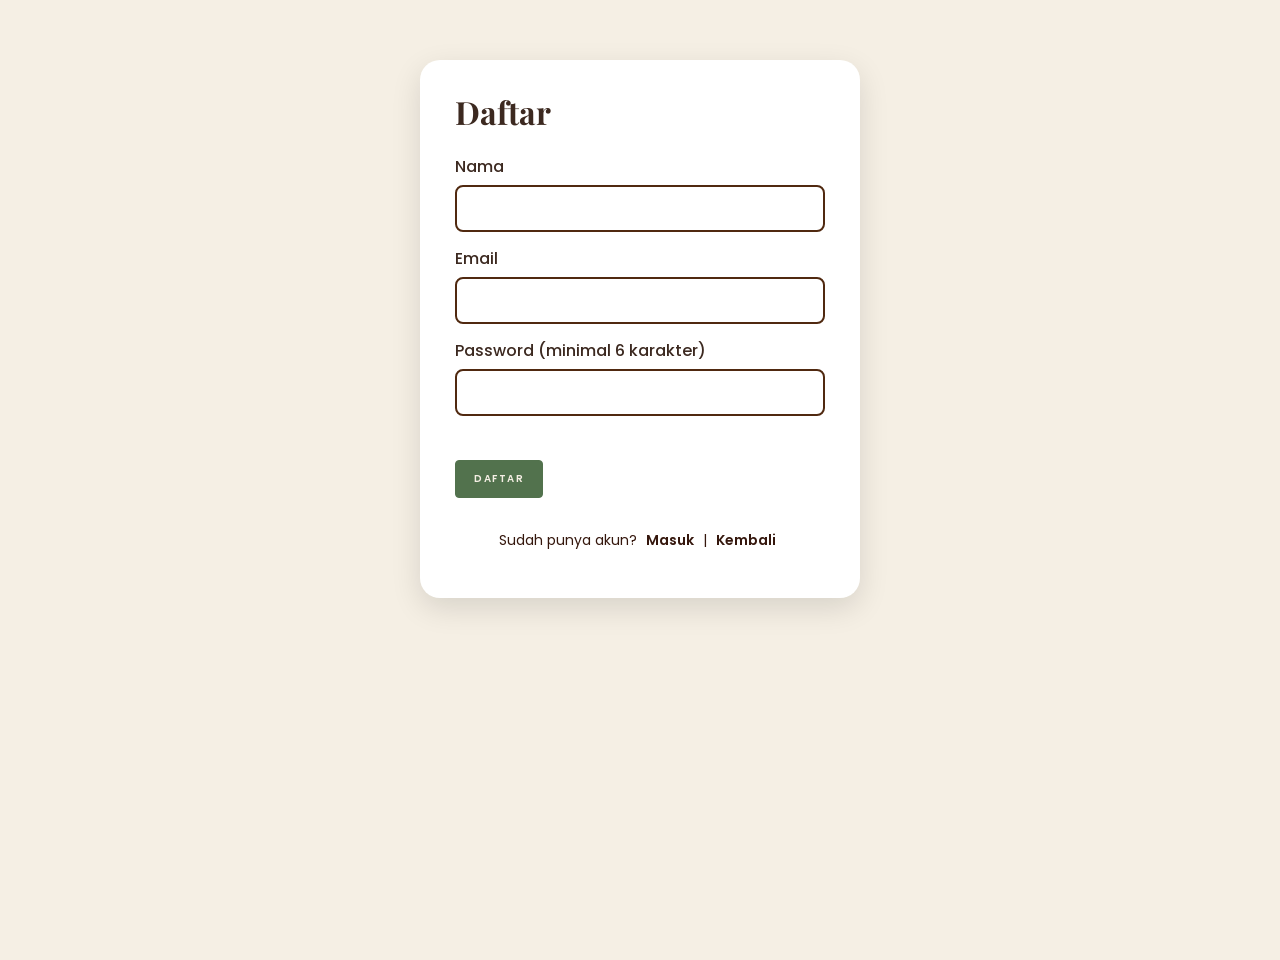
<file: UTS/register.html>
<!DOCTYPE html>
<html lang="id">
<head>
    <meta charset="UTF-8">
    <meta name="viewport" content="width=device-width, initial-scale=1.0">
    <title>Daftar - Rendang</title>
    <link rel="stylesheet" href="CSS/style.css">
    <link rel="stylesheet" href="CSS/pages.css">
    <link rel="stylesheet" href="CSS/annoyingStyle.css">
</head>
<body>
    <main class="card">
        <h1>Daftar</h1>
        <form id="registerForm">
            <label for="name">Nama</label>
            <input type="text" id="name" required>
            <label for="email">Email</label>
            <input type="email" id="email" required>
            <label for="password">Password (minimal 6 karakter)</label>
            <input type="password" id="password" minlength="6" required>
            <p id="msg" class="msg"></p>
            <button type="submit" class="btn-add">Daftar</button>
        </form>
        <p class="alt">Sudah punya akun? <a href="login.html">Masuk</a> | <a href="toko.html">Kembali</a></p>
    </main>
    <script src="JS/db.js"></script>
    <script src="JS/auth.js"></script>
    <script>
        document.getElementById("registerForm").addEventListener("submit", e => {
            e.preventDefault();
            const ok = register(
                document.getElementById("name").value.trim(),
                document.getElementById("email").value.trim(),
                document.getElementById("password").value
            );
            if (!ok) {
                document.getElementById("msg").textContent = "Email sudah terdaftar.";
                return;
            }
            alert("Pendaftaran berhasil. Silakan masuk.");
            window.location.href = "login.html";
        });
    </script>
</body>
</html>
</file>
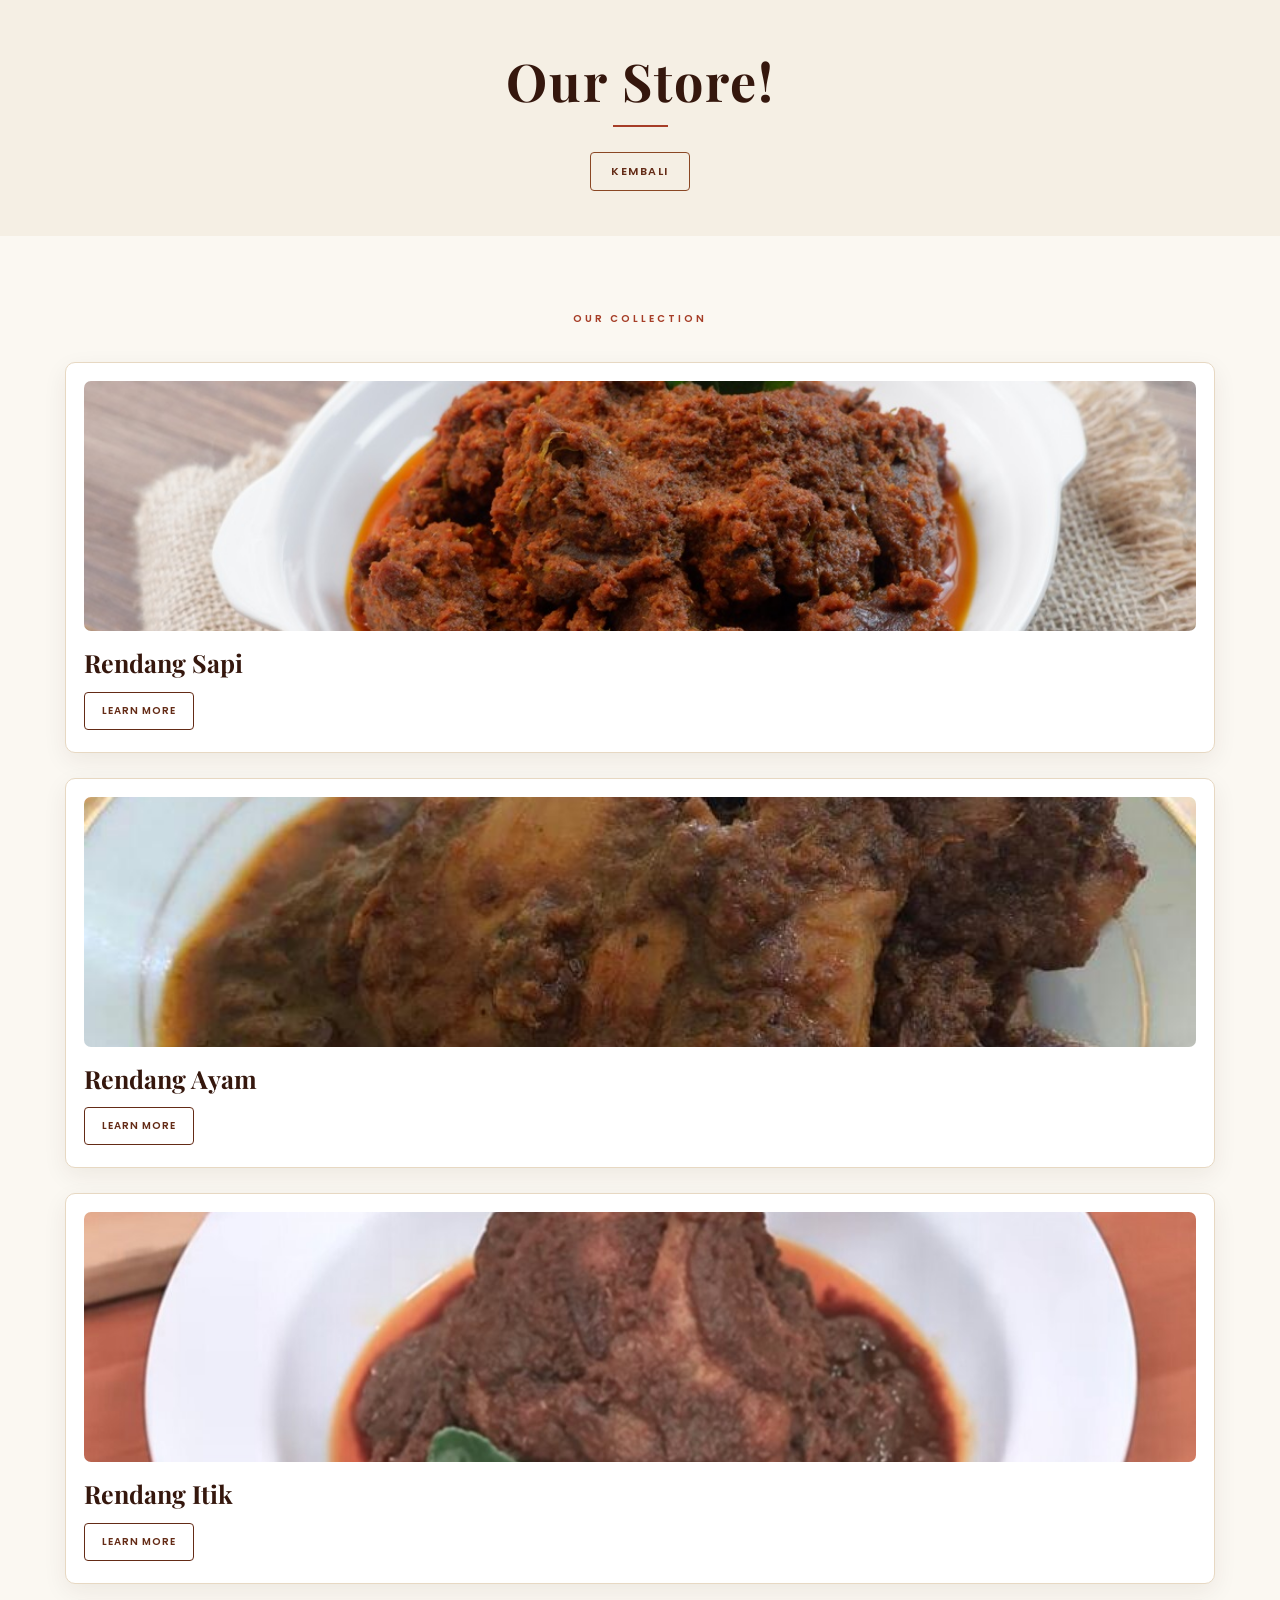
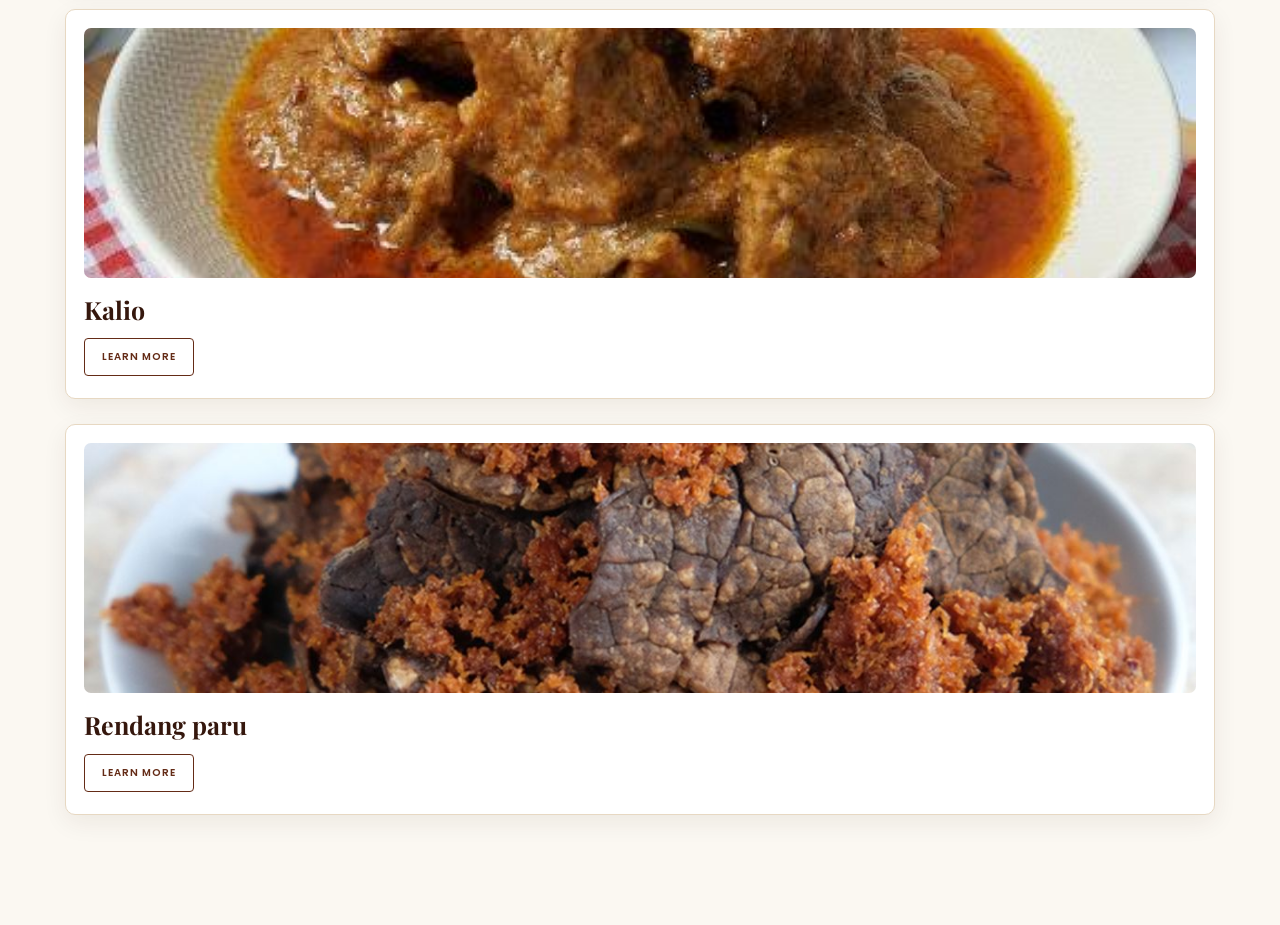
<file: UTS/store.html>
<!DOCTYPE html>
<html lang="en">
<head>
    <meta charset="UTF-8">
    <meta name="viewport" content="width=device-width, initial-scale=1.0">
    <title>Rendang Store</title>
    <link rel="stylesheet" href="CSS/style.css">
    <link rel="stylesheet" href="CSS/annoyingStyle.css">
</head>
<body>
    <section id="header-hero">
        <div id="storetitle">
            <h1>Our Store!</h1>
        </div>

        <div id="nav">
            <nav>
                <a href="index.html">Kembali</a>
            </nav>
        </div>
    </section>

    <section id="listrendang">
        <div id="containerrendang">
            <div class="product-card">
                <img src="Photos/Rendang Sapi.jpg" alt="Rendang Sapi" class="img-responsive">
                <p>Rendang Sapi</p>
                <!-- Details about the product -->
                <button id="rendang-sapi" class="btn-secondary btn-detail">Learn more</button>
                <div id="info-rendang-sapi" class="info-rendang" style="display: none;">
                    <strong class="harga-text"></strong>
                    <p class="deskripsi-text"></p>
                </div>
            </div>

            <div class="product-card">
                <img src="Photos/Rendang Ayam.jpg" alt="Rendang Ayam" class="img-responsive">
                <p>Rendang Ayam</p>
                <button id="rendang-ayam" class="btn-secondary btn-detail">Learn more</button>
                <div id="info-rendang-ayam" class="info-rendang" style="display: none;">
                    <strong class="harga-text"></strong>
                    <p class="deskripsi-text"></p>
                </div>
            </div>

            <div class="product-card">
                <img src="Photos/Rendang Itik.jpg" alt="Rendang Itik" class="img-responsive">
                <p>Rendang Itik</p>
                <button id="rendang-itik" class="btn-secondary btn-detail">Learn more</button>
                <div id="info-rendang-itik" class="info-rendang" style="display: none;">
                    <strong class="harga-text"></strong>
                    <p class="deskripsi-text"></p>
                </div>
            </div>

            <div class="product-card">
                <img src="Photos/Kalio.jpg" alt="Kalio" class="img-responsive">
                <p>Kalio</p>
                <button id="rendang-kalio" class="btn-secondary btn-detail">Learn more</button>
                <div id="info-rendang-kalio" class="info-rendang" style="display: none;">
                    <strong class="harga-text"></strong>
                    <p class="deskripsi-text"></p>
                </div>
            </div>

            <div class="product-card">
                <img src="Photos/Rendang Paru.jpg" alt="Rendang Paru" class="img-responsive">
                <p>Rendang paru</p>
                <button id="rendang-paru" class="btn-secondary btn-detail">Learn more</button>
                <div id="info-rendang-paru" class="info-rendang" style="display: none;">
                    <strong class="harga-text"></strong>
                    <p class="deskripsi-text"></p>
                </div>
            </div>
        </div>
    </section>
</body>
</html>
</file>
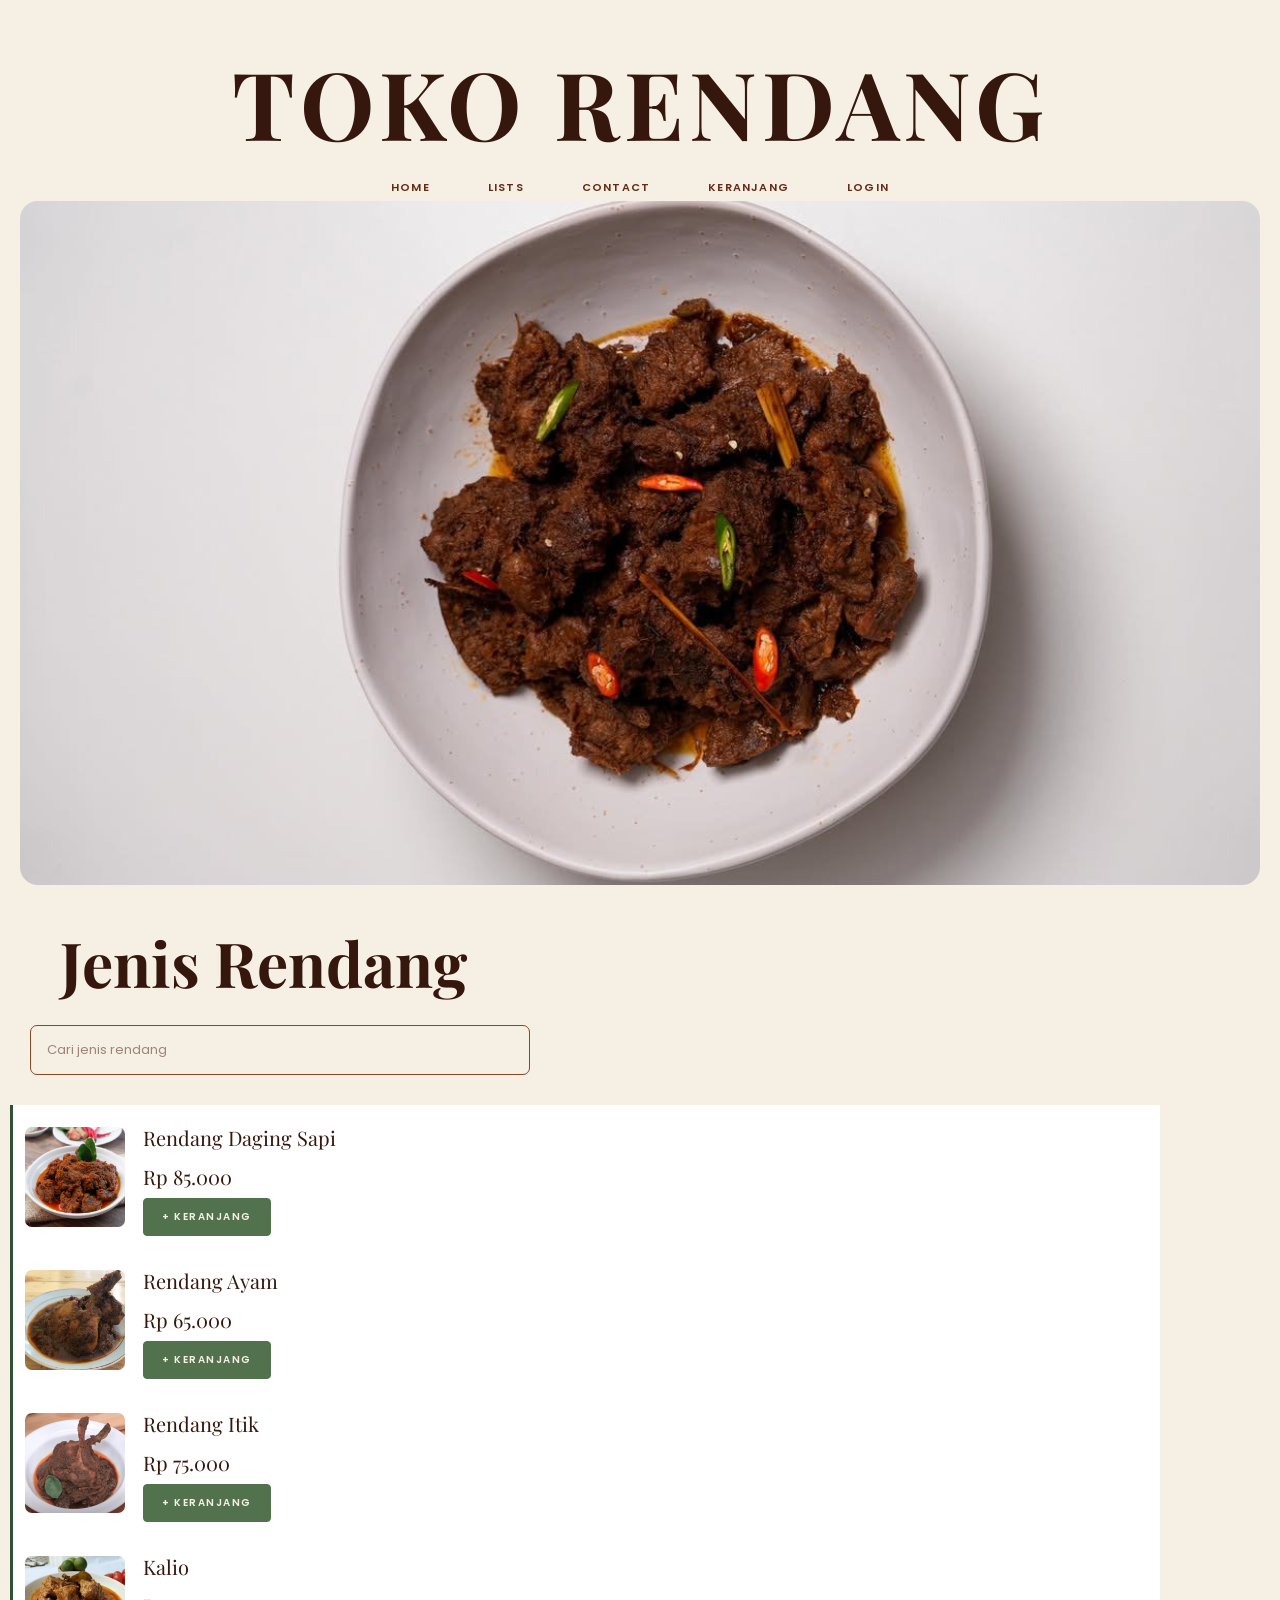
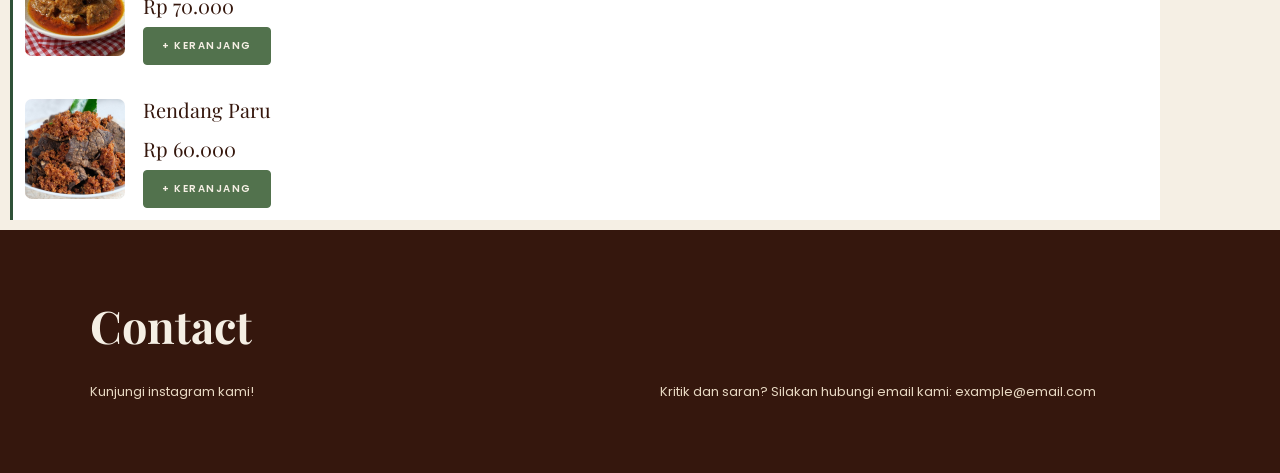
<file: UTS/toko.html>
<!DOCTYPE html>
<html lang="en">
<head>
    <meta charset="UTF-8">
    <meta name="viewport" content="width=device-width, initial-scale=1.0">
    <title>Toko Rendang</title>
    <link rel="stylesheet" href="CSS/style.css">
    <link rel="stylesheet" href="CSS/annoyingStyle.css">
    <script defer src="JS/db.js"></script>
    <script defer src="JS/cart.js"></script>
    <script defer src="JS/auth.js"></script>
    <script defer src="JS/menu.js"></script>
    <script defer src="JS/cart-page.js"></script>
    
</head>
<body>
    <section id="header-hero">
            <div id="intro">
                <h1>TOKO RENDANG</h1>
            </div>

            <div id="navigation">
                <nav>
                    <a href="index.html">Home</a>
                    <a href="#jendang">Lists</a>
                    <a href="#contact">Contact</a>
                    <a href="cart.html">Keranjang</a>
                    <a href="login.html" id="authLink">Login</a>
                </nav>
            </div>

            <div id="hero-image">
                <img src="Photos/rendang-hero.jpg" alt="Rendang" class="hero-img">
            </div>
    </section>
    <section>
        <!-- Jenis Rendang -->
        <div id="jendang">
            <h1 class="section-title1">Jenis Rendang</h1>
            <div class="search-container">
                <input type="text" id="searchProduct" class="search-input" placeholder="Cari jenis rendang">
            </div>

            <!-- Gambar gambar rendang -->
            <div id="renlistcontToko">
            </div>
        </div>
    </section>

    <footer id="contact">
        <h2> Contact</h2>
        <div class="footer">
            <p>Kunjungi instagram kami!</p>
            <p>Kritik dan saran? Silakan hubungi email kami: example@email.com</p>
        </div>
    </footer>
</body>
</html>
</file>
<file: Pajak/style.css>
@import url('https://fonts.googleapis.com/css2?family=Merriweather:wght@700&display=swap');
@import url('https://fonts.googleapis.com/css2?family=Poppins:wght@400;500;600;700&display=swap');
body {
    height: 100vh;
    margin: 0 auto;
    font-family:'Poppins', sans-serif;
    color:#2c3e50;
    background-color: #ffffff;
    background-image: url('Photos/background.jpg');
    background-size: cover;
    background-position: center;
    background-attachment: fixed;
    background-repeat: no-repeat;
    justify-content: center;
    align-items: center;
    display: flex;
    flex-direction: column;
}

.navbar {
    position: fixed;
    top: 0;
    left: 0;
    width: 100%;
    height: 80px;
    background: #0b1a36;
    display: flex;
    align-items: center;
    padding: 0 40px;
    box-sizing: border-box;
    z-index: 1000;
    box-shadow: 0 2px 10px rgba(0, 0, 0, 0.2);
}

.logo {
    height: 100px;
    width: auto;
}


#home {
    display: flex;
    justify-content: center;
    align-items: center;
    margin-top: 85px;
    margin-bottom: 20px;
}

#home p {
    margin-right: 15px;
    font-weight: 600;
    color: #0b1a36;
}

#btncontainer1 {
    display: inline-flex;
    position: relative;
    border-radius: 10px;
    padding: 0;
    background: rgba(110, 111, 112, 0.2);
}

#btncontainer2 {
    display: block;
    margin: 20px auto 0 auto;
    padding: 12px 28px;
    font-size: 16px;
    font-weight: bold;
    color: #0b1a36;
    background-color: rgba(255, 255, 255, 0.2);
    border-radius: 10px;
    border: 1px solid rgba(0, 0, 0, 0.4);
    cursor: pointer;
    transition: all 0.3s ease;
}

#btncontainer2:hover {
    padding: 12px 28px;
    background-color: #030d57;
    color: white;
    border: none;
    border-radius: 8px;
    cursor: pointer;
    transform: translateY(-4px); 
    transition: all 0.3s ease;
}

#btncontainer2:active {
  background-color: #8ca7f8;
  transform: translateY(2px) scale(0.96);
  box-shadow: 0 2px 4px rgba(0, 0, 0, 0.436);
  transition: all 0.3s ease;
}

#butpph, #butpbb {
    width: 300px;
    height: 45px;
    margin: 0;
    padding: 0;
    position: relative;
    z-index: 2;
    border: none;
    background: transparent;
    transition: color 0.3s ease;
    cursor: pointer;
    font-size: 14px;
    font-weight: bold;
    color: #0b1a36;
    white-space: nowrap;
}

#mainbox {
    width: 750px;
    height: 450px;
    background-color: rgb(36, 48, 71);
    backdrop-filter: blur(10px) saturate (180%);
    border-radius: 7px;
    padding: 40px;
    box-shadow: 0 8px 24px rgba(0, 0, 0, 0.25), inset 0 0 20px rgba(255, 255, 255, 0.1);
    border: 1px solid rgba(255, 255, 255, 0.15);
    position: relative;
    overflow: hidden;
}

#containerpajak {
    display: flex;
}

.form {
    width: 700px;
    display: flex;
    justify-content: space-between;
    align-items: center;
    margin-bottom: 5px;
}

#boxpph, #boxpbb {
    position: absolute;
    top: 20px;
    left: 50%;
    width: 670px;
    height: calc(100% - 40px);
    transform: translateX(-50%);
    display: flex;
    flex-direction: column;
    justify-content: flex-start;
    visibility: hidden;
    opacity: 0;
    transition: opacity 0.7s ease-in-out, visibility 0.7s ease-in-out;
}

p {
    font-size: 18px;
    color: #e4e6eb;
}

.theinput {
    width: 278px;
    height: 50px;
    margin: 10px 0;
    font-size: 15px;
    font-family:'Poppins', sans-serif;
    color: #0c1a28;
    font-weight: bolder;
    border-radius: 10px;
    border: 1.4px solid rgba(0, 0, 0, 0.4);
    background-color: rgba(255, 255, 255, 0.4);
    padding: 0 15px;
    box-sizing: border-box;
    text-align: left;
}

.theinput:focus{
    outline: none;
    box-shadow: 0 0 10px #e4e6eb;
    border: 1px solid #e4e6eb;
    transition: box-shadow 0.15s ease, border-color 0.15s ease;
}

#result {
    text-align: center;
    font-size: 18px;
}


button {
    display: block;
    margin: 20px auto;
    padding: 10px 20px;
    font-size: 16px;
    background-color: rgba(255, 255, 255, 0.2);
    border-radius: 10px;
    border: 1px solid rgba(0, 0, 0, 0.4);
    cursor: pointer;
}

#butpph {
    border-radius: 10px 0 0 10px;
}

#butpbb {
    border-radius: 0 10px 10px 0;
}

#slider {
    background: #8ca7f8;
    width: 300px;
    height: 45px;
    z-index: 1;
    position: absolute;
    top: 0;
    left: 0;
    border-radius: 0;
    opacity: 0;
}

.modal {
    display: none; 
    position: fixed; 
    z-index: 100000; 
    left: 0;
    top: 0;
    width: 100%; 
    height: 100%; 
    overflow: auto; 
    background-color: rgba(0, 0, 0, 0.5);
    backdrop-filter: blur(5px);
}

.modal-content {
  background-color: #ffffff;
  margin: 15% auto;
  padding: 30px;
  border-radius: 12px;
  width: 450px;
  max-width: 85%;
  box-shadow: 0 10px 25px rgba(0,0,0,0.3);
  position: relative;
  text-align: center;
  font-family: sans-serif;
  animation: popupMuncul 0.3s ease-out;
}

.closebtn {
  position: absolute;
  right: 20px;
  top: 15px;
  font-size: 28px;
  font-weight: bold;
  cursor: pointer;
  color: #aaa;
  transition: color 0.2s;
}
.closebtn:hover {
  color: #d81d1d;
}

#result {
  font-size: 16px;
  color: #2b2b2b;
  font-weight: bold;
  line-height: 1.6;
  margin-top: 10px;
}
</file>
<file: T2 - Kopi Nusantara Bootstrap/style.css>
/* MOBILE*/
* {
    margin: 0;
    padding: 0;
    box-sizing: border-box;
}

html {
    scroll-behavior: smooth;
}

body{
    font-family:'Segoe UI', Tahoma, Geneva, Verdana, sans-serif;
    background-color: #160e0a !important;
    color:#301d0a;
    line-height: 1.6;
    overflow-x: hidden;
}

.search-container {
    margin-bottom: 30px;
    display: flex;
    justify-content: center;
    padding: 0 20px;
}

.search-input {
    width: 100%;
    max-width: 400px;
    padding: 12px 20px;
    border-radius: 8px;
    border: 2px solid #502910;
    background-color: #160e0a;
    color: #eaddcf;
    font-size: 16px;
    outline: none;
    transition: 0.3s ease;
}

.search-input::placeholder {
    color: rgba(234, 221, 207, 0.5);
}

.search-input:focus {
    border-color: #d87d4a;
    box-shadow: 0 0 10px rgba(216, 125, 74, 0.3);
}

.img-responsive{
    max-width: 100%;
    height: auto;
    display: block;
    border-radius: 8px;
}

/* Semua gambar ukuran sama */
.card .img-responsive {
    width: 100%;
    height: 250px;
    object-fit: cover;
    object-position: center;
    display: block !important;
    animation: slideUp 0.8s ease-out;
    transition: transform 0.3s ease, box-shadow 0.3s ease, opacity 0.3s ease;
    opacity: 1; 
}

/* Buat palet warna */
.text-orange{
    color: #d87d4a;
}

.text-beige{
    color: #eaddcf;
}

.bg-dark {
    background-color: #160e0a;
}
.bg-texture{
    background-color: #2a1f18; /* pisah section*/
}

/*Tombol*/
.btn-default, .btn-info{
    padding: 10px 20px;
    border: none;
    border-radius: 5px;
    cursor: pointer;
    font-weight: bold;
    margin-top: 10px;
    transition: 0.3s;
}

.btn-default{
    background-color: #d87d4a;
    color: white;
    user-select: none;
}

.btn-info{
    background-color: #eaddcf;
    color: #160e0a;
    user-select: none;
}

.btn-default:hover, .btn-info:hover{
    opacity: 0.8;
    user-select: none;
}

.nav-links a {
    color: #eaddcf;
    text-decoration: none;
    font-size: 14px;
    position: relative;
    transition: color 0.3s ease, transform 0.3s ease;
    user-select: none;
}

.nav-links a:hover {
    color: #d87d4a;
    transform: translateY(-3px);
    user-select: none;
}

.cart-btn {
    width: 50px;
    height: auto;
    cursor: pointer;
    position: relative;
    z-index: 9999;
    transition: transform 0.3s ease, filter 0.3s ease;
    user-select: none;
}

.cart-btn:hover {
    transform: scale(1.1);
    filter: drop-shadow(0 0 8px rgba(216, 125, 74, 0.6));
    user-select: none;
}

/*Hero & Navbar*/
.hero-section{
    background: linear-gradient(rgba(22, 14, 10, 0.7), rgba(22, 14, 10, 0.7)), url('Photos/background-hero.png') center/cover;
    display: flex;
    flex-direction: column;
    justify-content: space-between;
    border-top: 30px solid #0d0806;
}

/* Flexbox konten mobile */
.hero-content{
    display: flex;
    flex-direction: column;
    align-items: center;
    width: 100%;
    margin: 40px auto 0 auto;
    padding: 0 20px;
}

/* Ukuran teks buat hp */
.hero-title{
    font-size: 36px;
    font-weight: 900;
    line-height: 1.1;
    text-align: left;
    width: 100%;
    user-select: none;
}

.indent-text{
    display: inline-block;
    margin-left: 20px;
}

.divider.indent-text{
    width: calc(80% - 35px);
}
.divider{
    border: none;
    border-top: 2px solid #eaddcf;
    width: 80%;
    margin: 15px auto;
}

.hero-graphics{
    width: 100%;
    position: relative; /*Buat lock layer gambar*/
    display: flex;
    justify-content: center;
    margin-top: 40px;
    z-index: 10;
    align-items: center;
}

.coffee-bag{
    position: absolute;
    top: -15%;
    right: -5%;
    width: 70%;
    max-width: 300px;
    z-index: 1;
    opacity: 0.9;
}

.hero-cup{
    position: relative;
    width: 90%;
    max-width: 400px;
    z-index: 2;
    filter: drop-shadow(0 15px 15px rgba(0,0,0,0.5));
    margin-bottom: -30px;
}

/* Navbar portion */

.navbar.bg-dark {
    background-color: #150c09 !important;
    position: relative;
    z-index: 9999;
}

.navbar-dark .navbar-nav .nav-link {
    color: #eaddcf !important;
    display: inline-block;
    transition: transform 0.2s ease, color 0.2s ease;
}

.navbar-dark .navbar-nav .nav-link:hover,
.navbar-dark .navbar-nav .nav-link.active {
    color: #e56013 !important;
    transform: translateY(-3px);
}

.navbar-brand {
    font-size: 24px;
    font-weight: bold;
    color: #eaddcf !important;
    text-decoration: none;
    transition: color 0.3s ease, transform 0.3s ease;
}

.text-orange {
    color: #d87d4a !important;
}

/* Section About */

.about-section{
    padding: 60px 20px;
    text-align: center;
    background-color: #332311;
}

.about-section h1{
    margin-bottom: 20px;
}

/* Section Product */
.products-section{
    padding: 60px 20px;
    text-align: center;
}

.section-title {
    margin-bottom: 30px;
}

.btn-detail{
    width: 100%;
}

.info-kopi{
    margin-top: 15px;
    padding: 10px;
    background-color: #160e0a;
    border-left: 4 px solid #d87d4a;
    border-radius: 4px;
    text-align: left;
}

.harga-text{
    display: block;
    color: #d87d4a;
    font-size: 18px;
    margin-bottom: 5px;
}

.deskripsi-text{
    font-size: 14px;
    color: #eaddcf;
}

/* Grid Mobile */
.product-grid{
    display: grid;
    grid-template-columns: 100%;
    gap: 20px;
    max-width: 1110px;
    margin: 0 auto;
}

/*Section gambar Produk*/
.card {
    background-color:#eaddcf  !important;
    color: #160e0a !important;
    padding: 20px;
    border-radius: 15px;
    box-shadow: 0 5px 15px rgba(0,0,0,0.3);
}

.card p{
    margin: 15px 0;
    font-weight: 500;
}

/* FOOTER */

.footer-section{
    background-color: #0d0806;
    padding: 40px 20px 20px;
}

.footer-grid{
    display: flex;
    flex-direction: column;
    gap: 30px;
    text-align: center;
    margin-bottom: 30px;
}

.social-links a{
    display: block;
    color: #eaddcf;
    text-decoration: none;
    margin-top: 5px;
}

.copyright {
    text-align: center;
    font-size: 12.8px;
    border-top: 1px solid rgba(234, 221, 207, 0.2);
    padding-top: 20px;
}

/* Media Queries */

/* Tablet (>= 576px) */
@media (min-width: 576px){
    .hero-title{
        font-size: 48px;
        width: 80%;
        margin: 0 auto;
        position: relative;
        z-index: 20;
    }

    .hero-graphics{
        margin-top: 10px;
    }

    .hero-cup{
        max-width: 450px;
        margin-bottom: -40px;
    }

    .coffee-bag{
        max-width: 320px;
    }

    .product-grid{
        grid-template-columns: 48% 48%;
        justify-content: space-between;
    }
    
    .footer-grid{
        flex-direction: row;
        justify-content: space-around;
        text-align: left;
    }
}

/*Tablet besar contoh Surface Pro*/
@media(min-width: 768px){
    .hero-content{
        flex-direction: row;
        margin: 40px 0 0 0;
        padding: 0 0 0 5%;
    }

    .hero-title{
        text-align: left;
        font-size: 48px;
        width: 50%;
    }

    .hero-graphics{
        width: 50%;
        justify-content: flex-end;
        margin-top: 0;
    }

    .hero-cup{
        width: 120%;
        max-width: 500px;
        right: 0px;
        margin-bottom: -50px;
    }

    .coffee-bag{
        top: -20%;
        right: 0;
        width: 80%;
    }
}

/* Desktop (>= 992px) */
@media (min-width: 992px){
    .hero-content{
        flex-direction: row;
        margin: 60px 0 0 0;
        max-width: 100%;
        padding: 0 0 0 10%;
    }

    .hero-title {
        font-size: 64px;
        width: 45%;
        text-align: left;
    }

    .hero-graphics{
        width: 50%;
        justify-content: flex-end;
        margin-top: 0;
    }

    .divider{ 
        margin: 20px 0;
        width: 100%;
    }

    .hero-cup{
        width: 130%;
        max-width: 650px;
        right: -20px;
        margin-bottom: -70px;
    }

    .coffee-bag{
        top: -20%;
        right: 0;
        width: 75%;
        max-width: none;
    }

    .product-grid{
        grid-template-columns: 31% 31% 31%;
        justify-content: space-between;
    }

    .nav-links{
        gap: 40px;
    }

    .nav-links a{
        font-size: 18px;
    }
}

/* Animasi muncul dari kiri */
@keyframes slideInLeft {
    from {
        opacity: 0;
        transform: translateX(-60px);
    }

    to {
        opacity: 1;
        transform: translateX(0);
    }
}

/* Animasi muncul dari kanan */
@keyframes slideInRight {
    from {
        opacity: 0;
        transform: translateX(60px);
    }

    to {
        opacity: 1;
        transform: translateX(0);
    }
}

/* Animasi muncul dari bawah */
@keyframes slideUp {
    from {
        opacity: 0;
        transform: translateY(50px);
    }

    to {
        opacity: 1;
        transform: translateY(0);
    }
}

/* Animasi muncul perlahan */
@keyframes fadeIn {
    from {
        opacity: 0;
    }

    to {
        opacity: 1;
    }
}

/* Animasi coffee bag melayang */
@keyframes floatingBag {
    0%, 100% {
        transform: translateY(0) rotate(0deg);
    }

    50% {
        transform: translateY(-20px) rotate(15deg);
    }
}

/* Animasi cup sedikit naik turun */
@keyframes floatingCup {
    0%, 100% {
        transform: translateY(0);
    }

    50% {
        transform: translateY(-20px);
    }
}

/* Animasi tombol */
@keyframes buttonPop {
    0% {
        transform: scale(1);
    }

    50% {
        transform: scale(1.05);
    }

    100% {
        transform: scale(1);
    }
}

/* Hero title */
.hero-title {
    animation: slideInLeft 1s ease-out;
}

/* Garis pembatas */
.divider {
    animation: fadeIn 1.5s ease-out;
}

/* Gambar utama */
.hero-cup {
    animation: slideInRight 1s ease-out, floatingCup 4s ease-in-out 1s infinite;
}

/* Coffee bag */
.coffee-bag {
    animation: slideInRight 1.2s ease-out, floatingBag 4s ease-in-out 1.2s infinite;
}

/* Navbar */
.navbar {
    animation: fadeIn 1s ease-out;
}

/* About section */
.about-section {
    animation: slideUp 1s ease-out;
}

/* Judul section */
.section-title {
    animation: slideUp 0.8s ease-out;
}

/* Product card */
.card {
    animation: slideUp 0.8s ease-out;
    transition: transform 0.3s ease, box-shadow 0.3s ease;
}

/* Product card ketika disentuh mouse */
.card:hover {
    transform: translateY(-8px);
    box-shadow: 0 12px 25px rgba(0,0,0,0.4);
}

/* Tombol */
.btn-default,
.btn-info {
    transition: transform 0.3s ease, opacity 0.3s ease;
}

/* Efek tombol ketika hover */
.btn-default:hover,
.btn-info:hover {
    animation: buttonPop 0.3s ease;
}

/* Social links */
.social-links a {
    transition: transform 0.3s ease, color 0.3s ease;
}

.social-links a:hover {
    transform: translateX(5px);
}

#faq {
    background-color: #0d0806;
    padding: 30px 40px;
    max-width: 900px;
    margin: 50px auto;
    text-align: left;
    box-shadow: 0 5px 15px rgba(0,0,0,0.3);
}

#faq h1 {
    color: #d87d4a;
    margin-bottom: 20px;
    text-align: center;
}

.panel-heading {
    background-color: #2a1f18;
    color: #eaddcf;
    cursor: pointer;
    padding: 18px 20px;
    width: 100%;
    text-align: left;
    border: none;
    outline: none;
    transition: background-color 0.4s ease, color 0.4s ease;
    font-size: 16px;
    font-weight: 600;
    border-radius: 8px;
    margin-top: 5px;
    border-left: 6px solid #d87d4a;
    user-select: none;
}

.active {
    border-radius: 8px 8px 0 0;
    background-color: #d87d4a;
    color: #240707; 
}

.panel-heading:hover {
    background-color: #d87d4a;
    color: #240707; 
}

.panel-body {
    padding: 0 20px;
    background-color: #240707;
    color: #eaddcf;
    max-height: 0;
    transition: max-height 0.4s ease-out;
    overflow: hidden;
    text-align: left;
    border-radius: 0 0 8px 8px;
    border-left: 6px solid #d87d4a;
}

.comp {
    display: none;
    position: fixed;
    z-index: 100000;
    left: 0;
    top: 0;
    width: 100%;
    height: 100%;
    overflow: auto;
    background-color: rgba(0, 0, 0, 0.5);
    backdrop-filter: blur(5px);
}

.closebtn {
    position: absolute;
    right: 20px;
    top: 15px;
    font-size: 28px;
    font-weight: bold;
    cursor: pointer;
    color: #aaa;
    transition: color 0.2s;
}

.abouts {
    background-color: rgba(70, 48, 16, 0.767);
    margin: 15% auto;
    padding: 30px;
    border-radius: 12px;
    width: 450px;
    max-width: 85%;
    box-shadow: 0 10px 25px rgba(0, 0, 0, 0.286);
    position: relative;
    text-align: center;
    font-family: sans-serif;
    animation: popupMuncul 0.3s ease-out;
}

/* Accordion Bootstrap */
.accordion-item {
    background-color: #160e0a;
    border: 1px solid rgba(234,221,207,0.15);
}

.accordion-button{
    background-color: #160e0a;
    color: #eaddcf;
}

.accordion-button:not(.collapsed){
    background-color: #241710;
    color: #d87d4a;
    box-shadow: none;
}

.accordion-body{
    color: #eaddcf;
}

.accordion-button:focus{
    box-shadow: none;
    border-color: rgba(216,125,74,0.5);
}

.accordion-button::after{
    filter: invert(1);
}
</file>
<file: StyleTax.css>
body{
            height: 100vh;
            margin: 0 auto;
            background: #242526;
            justify-content: center;
            align-items: center;
            display: flex;
            flex-direction: column;
        }

        #home {
            display: flex; 
            justify-content: center; 
            align-items: center;
        }

        #btncontainer {
            display: inline-flex; 
            position: relative;
        }
        
        #butptkp {
            width: 80px; 
            height: 40px; 
            z-index: 2; 
            background: rgba(110, 111, 112, 0.5); 
            transition: color 0.3s ease;
        }

        #butpbb {
            width: 80px; 
            height: 40px; 
            z-index: 2; 
            background: rgba(110, 111, 112, 0.5); 
            transition: color 0.3s ease;
        }

        #mainbox {
            width: 1000px; 
            height: 700px; 
            background-color: rgba(255,255,255,0.01); 
            backdrop-filter: blur(10px) saturate (180%); 
            border-radius: 10px; 
            padding: 20px; 
            box-shadow: 0 0 10px rgba(0, 0, 0, 0.1), inset 0 0 20px rgba(255, 255, 255, 0.1); 
            border: 1px solid rgba(255, 255, 255, 0.15); 
            position: relative;
        }

        #containerpajak {
            display: flex;
        }

        .form {
            width: 700px;
            display: flex; 
            justify-content: space-between; 
            align-items: center;
        }

        #boxptkp, #boxpbb {
            position: absolute; 
            min-height: 320px;
            min-width: 700px;
            top: 50%; 
            left: 50%; 
            transform: translate(-50%, -50%);
            visibility: hidden;
            opacity: 0;
            transition: opacity 0.7s ease-in-out, visibility 0.7s ease-in-out;
        }

        p{
            font-size: 18px;
            color: #e4e6eb;
        }

        select{
            font-size: 15px; 
            border-radius: 10px 10px 10px 10px; 
            width: 278px;
            height: 50px;
            border-color: rgba(0, 0, 0, 0.4);
            background-color: rgba(255,255,255,0.4);
        }

        select:focus{
            outline: none;
            box-shadow: 0 0 10px #e4e6eb;
            border-color: #e4e6eb;
            transition: box-shadow 0.15s ease, border-color 0.15s ease;
        }

        input { 
            width: 272px;
            height: 50px;
            margin : 10px 0;
            font-size: 15px; 
            text-align: left;
            border-radius: 10px;
            border: 1px solid rgba(0, 0, 0, 0.4);
            border-width: 1.4px;
            background-color: rgba(255,255,255,0.4);
        }

        input:focus{
            outline: none;
            box-shadow: 0 0 10px #e4e6eb;
            border: 1px solid #e4e6eb;
            transition: box-shadow 0.15s ease, border-color 0.15s ease;
        }

        #result {
            text-align: center; 
            font-size: 18px;
        }

        button{
            display: block; 
            margin: 20px auto; 
            padding: 10px 20px; 
            font-size: 16px;
            background-color: rgba(255,255,255,0.4);
            border-radius: 10px;
            border: 1px solid rgba(0, 0, 0, 0.4)
        }

        #butptkp {
            border-radius: 10px 0 0 10px;
        }

        #butpbb {
            border-radius: 0 10px 10px 0;
        }

        #slider {
            background: #4169E1;
            width: 80px; 
            height: 40px; 
            z-index: 1; 
            position: absolute; 
            top: 20px; left: 0; 
            border-radius: 0; 
            opacity: 0;
        }
</file>
<file: UTS/CSS/style.css>
@import url('https://fonts.googleapis.com/css2?family=Playfair+Display:wght@700&family=Poppins:wght@400;500;600&display=swap');

/* COLOR PALLETE */
:root{
    --cream: #F5EFE4;
    --cream-light: #FBF8F2;
    --cream-dark: #E7D8C2;

    --brown-dark: #35170D;
    --brown: #642B16;
    --brown-light: #8A4724;

    --red: #A63D27;
    --gold: #B08A4A;

    --green-dark: #2F5138;
    --green: #52724D;
    
    --text: #3C2920;
    --white: #FFFFFF;
}

/* Keseluruhan */
*{
    box-sizing: border-box;
}

html{
    scroll-behavior: smooth;
}

body {
    width: 100%;
    min-height: 100vh;
    margin: 0;
    padding: 0;
    font-family: 'Poppins', sans-serif;
    background-color: var(--cream);
    color: var(--text);
    overflow-x: hidden;
    user-select: none;
}

img{
    display: block;
    max-width: 100%;
}

h1, h2, h3, p {
    margin-top: 0;
    user-select: none;
}

p {
    line-height: 1.8;
}

a{
    color:inherit;
}

/* Section */
.editorial-section, #process-section, #recipe-section, #culture-section, #type-section, #character-section, #closing-section {
    width: 100%;
    padding: 85px 20px;
}

.section-heading{
    max-width: 850px;
    margin-bottom: 45px;
    user-select: none;
}

.section-heading h1, .section-heading h2{
    margin-bottom: 0;
    color: var(--brown-dark);
    font-family: 'Playfair Display', serif;
    font-size: 44px;
    line-height: 1.05;
    font-weight: 600;
    user-select: none;
}

.section-number, .section-label{
    margin-bottom: 12px;
    color: var(--red);
    font-size: 10px;
    font-weight: 600;
    user-select: none;
}

/* HERO */
#header-hero{
    display: flex;
    flex-direction: column;
    align-items: center;
    width: 100%;
    padding: 30px 20px 80px;
    user-select: none;
}   

#intro {
    text-align: center;
    margin-bottom: 25px;
    user-select: none;
}

#intro .eyebrow{
    margin-bottom: 8px;
    color:var(--red);
    font-size: 9px;
    font-weight: 600;
    letter-spacing: 2.5px;
    text-transform: uppercase;
    user-select: none;
}

#intro h1{
    margin-bottom: 5px;
    font-family: 'Playfair Display', serif;
    font-size: 54px;
    line-height: 1;
    letter-spacing: 3px;
    color: var(--brown-dark);
    user-select: none;
}

#intro > p:last-child {
    margin-bottom: 0;
    color: var(--brown);
    font-size: 11px;
    letter-spacing: 1px;
    user-select: none;
}

#navigation {
    width: 100%;
    z-index: 999;
}

#navigation nav{
    display: flex;
    flex-wrap: wrap;
    justify-content: center;
    gap: 13px 18px;
    user-select: none;
}

#navigation.fixed-nav {
    position: fixed;
    top: 0;
    left: 0;
    background-color: var(--cream);
    padding: 12px 0;
    box-shadow: 0 4px 15px rgba(53, 23, 13, 0.08);
    animation: slideDown 0.4s ease forwards;
}

#navigation nav a{
    padding: 10px 15px;
    border: 1px solid var(--brown-light);
    border-radius: 5px;
    background-color: var(--cream-light);
    color: var(--brown);
    font-size: 14px;
    font-weight: 600;
    letter-spacing: 1.2px;
    text-decoration: none;
    text-transform: uppercase;
    margin: 0;
    transition: all 0.3s ease;
    user-select: none;
}

#navigation nav a:hover {
    background-color: var(--brown-dark);
    color: var(--cream);
    border-color: var(--brown-dark);
}

#navigation nav a.active {
    background-color: var(--brown-dark) !important;
    color: var(--cream) !important;
    border-color: var(--brown-dark) !important;
}

#hero-image{
    position: relative;
    width: 100%;
    height: 67vh;
    min-height: 430px;
    overflow: hidden;
    border-radius: 15px;
}

.hero-img{
    width: 100%;
    height: 100%;
    object-fit: cover;
}

.hero-text{
    position: absolute;
    left: 20px;
    bottom: 22px;
    z-index: 2;
    color: var(--red);
}

.hero-text span{
    display: block;
    margin-bottom: 5px;
    font-size: 9px;
    font-weight: 600;
    letter-spacing: 2px;
    user-select: none;
}

.hero-text strong{
    font-family: 'Playfair Display', serif;
    font-size: 26px;
    user-select: none;
}

/* ORIGIN */
#origin{
    background-color: var(--cream-light);
}

.origin-layout{
    display: flex;
    flex-direction: column;
    gap: 38px;
    max-width: 1100px;
    margin: 0 auto;
}

.origin-visual{
    position: relative;
    width: 100%;
}

.origin-img{
    width: 100%;
    height: 370px;
    overflow: hidden;
    clip-path: polygon(0 0, 100% 0, 100% 82%, 90% 100%, 0 100%);
}

.origin-img img{
    width: 100%;
    height: 100%;
    object-fit: cover;
}

.origin-title{
    position: relative;
    width: 88%;
    margin-top: -75px;
    padding: 20px;
    background-color: var(--cream);
    border-left: 4px solid var(--red);
    user-select: none;
}

.origin-title p{
    margin-bottom: 3px;
    color: var(--red);
    font-size: 10px;
    font-weight: 600;
    letter-spacing: 2px;
    user-select: none;
}

.origin-title h3{
    margin-bottom: 3px;
    color: var(--brown-dark);
    font-family: 'Playfair Display', serif;
    font-size: 34px;
    line-height: 1;
    user-select: none;
}

.origin-title span{
    color: var(--brown-light);
    font-size: 12px;
}

.origin-text .lead{
    margin-bottom: 18px;
    color: var(--brown-dark);
    font-size: 19px;
    line-height: 1.6;
    user-select: none;
}

.origin-text > p:not(.lead) {
    font-size: 14px;
    user-select: none;
}

.origin-location{
    display: flex;
    flex-direction: column;
    margin-top: 25px;
    padding-top: 15px;
    border-top: 1px solid var(--cream-dark);
}

.origin-location span{
    margin-bottom: 4px;
    color: var(--gold);
    font-size: 10px;
    font-weight: 600;
    letter-spacing: 2px;
    user-select: none;
}

.origin-location strong{
    color: var(--brown-dark);
    font-family: 'Playfair Display', serif;
    font-size: 18px;
    user-select: none;
}

/* About/History */
#about{
    background-color: var(--cream);
}

#contfr{
    width: 100%;
    max-width: 1150px;
    margin: 0 auto;
}

#history{
    margin-bottom: 95px;
}

#history > h1{
    margin-bottom: 40px;
    color: var(--brown-dark);
    font-family: 'Playfair Display', serif;
    font-size: 44px;
    line-height: 1.05;
}

.history-content{
    display: flex;
    flex-direction: column;
    gap: 35px;
    align-items: center;
}

#history-img{
    width: 100%;
    height: 460px;
    overflow: hidden;
    border-radius: 10px;
}

#history-img img{
    width: 100%;
    height: 100%;
    object-fit: cover;
}

.history-text{
    width: 100%;
}

.history-text .lead{
    margin-bottom: 18px;
    color: var(--brown-dark);
    font-size: 19px;
    line-height: 1.6;
    user-select: none;
}

.history-text > p:not(.lead){
    font-size: 14px;
    user-select: none;
}

.marandang-box{
    display: flex;
    gap: 16px;
    margin-top: 25px;
    padding: 20px;
    background-color: var(--white);
    border-left: 3px solid var(--gold);
    user-select: none;
}

.marandang-number{
    flex-shrink: 0;
    color:var(--gold);
    font-family: 'Playfair Display', serif;
    font-size: 28px;
    user-select: none;
}

.marandang-box h2{
    margin-top: 8px;
    color: var(--brown-dark);
    font-family: 'Playfair Display', serif;
    font-size: 25px;
    user-select: none;
}

.marandang-box p{
    margin-bottom: 0;
    font-size: 13px;
    user-select: none;
}

/* KONTEN RENDANG */
#fr1, #fr2, .info-block {
    display: flex;
    flex-direction: column;
    align-items: center;
    width: 100%;
    gap: 25px;
    margin: 0 auto 120px;
}

#fr2 {
    margin-bottom: 110px;
}

.fact-image, #info-image {
    width: 100%;
    height: 340px;
    overflow: hidden;
    border-radius: 10px;
}

.fact-image img, #info-image img {
    width: 100%;
    height: 100%;
    object-fit: cover;
}

.fact-text, .info-text{
    width: 100%;
}

.fact-number, .info-text > span{
    display: block;
    margin-bottom: 8px;
    color: var(--gold);
    font-family: 'Playfair Display', serif;
    font-size: 28px;
    user-select: none;
}

.fact-text h2, .info-text h2{
    margin-bottom: 12px;
    color: var(--brown-dark);
    font-family: 'Playfair Display', serif;
    font-size: 30px;
    line-height: 1.1;
    user-select: none;
}

.fact-text p, .info-text p{
    margin-bottom: 0;
    font-size: 14px;
    user-select: none;
}

/* PROCESS */
#process-section{
    background-color: var(--brown-dark);
    color: var(--cream);
}

.process-heading{
    max-width: 750px;
    margin: 0 auto 55px;
}

.process-heading .section-label{
    color: var(--gold);
}

.process-heading h1{
    margin-bottom: 15px;
    color:var(--cream);
    font-family: 'Playfair Display', serif;
    font-size: 40px;
    line-height: 1.1;
    user-select: none;
}

.process-heading p{
    margin-bottom: 0;
    color:var(--cream-dark);
    font-size: 14px;
    user-select: none;
}

.process{
    display: flex;
    flex-direction: column;
    width: 100%;
    max-width: 1050px;
    margin: 0 auto;
}

.process-item{
    width: 100%;
}

.process-item span{
    color: var(--gold);
    font-family: 'Playfair Display', serif;
    font-size: 32px;
    user-select: none;
}

.process-item h2{
    margin: 5px 0 8px;
    color: var(--cream);
    font-family: 'Playfair Display', serif;
    font-size: 30px;
    user-select: none;
}

.process-item p{
    margin-bottom: 0;
    color: var(--cream-dark);
    font-size: 13px;
    user-select: none;
}

.process-line{
    width: 1px;
    height: 50px;
    margin: 20px 0;
    background-color: var(--gold);
}

/* Recipe */
#recipe-section{
    background-color: var(--cream-light);
}

#recipecont{
    width: 100%;
}

#recipe{
    width: 100%;
    max-width: 1000px;
    margin: 0 auto;
}

.recipe-heading{
    display: flex;
    flex-direction: column;
    gap: 20px;
    margin-bottom: 45px;
}

.recipe-heading h1{
    margin-bottom: 6px;
    color: var(--brown-dark);
    font-family: 'Playfair Display', serif;
    font-size: 46px;
    line-height: 1;
    user-select: none;
}

.recipe-heading h2{
    margin-bottom: 0;
    color: var(--brown);
    font-family: 'Playfair Display', serif;
    font-size: 30px;
    line-height: 1.1;
    user-select: none;
}

.recipe-heading > p {
    max-width: 520px;
    margin-bottom: 0;
    font-size: 14px;
    user-select: none;
}

.ingredient-area {
    position: relative;
    width: 100%;
    height: 650px;
    margin-bottom: 85px;
    user-select: none;
}

.ingredient-circle{
    position: absolute;
    display: flex;
    align-items: center;
    justify-content: center;
    overflow: hidden;
    border-radius: 50%;
    background-color: var(--white);
    box-shadow: 0 15px 35px rgba(53, 23, 13, 0.12);
    z-index: 2;
}

.ingredient-circle img{
    width: 75%;
    height: 75%;
    object-fit: contain;
    position: relative;
    z-index: 1;
}

.ingredient-circle::after{
    content: "";
    position: absolute;
    inset: 0;
    background-color: rgba(52, 23, 13, 0.12);
}

.ingredient-circle span{
    position: absolute;
    z-index: 2;
    padding: 5px 8px;
    background-color: rgba(255, 255, 255, 0.88);
    color: var(--brown-dark);
    font-size: 10px;
    font-weight: 600;
    letter-spacing: 1.5px;
    text-transform: uppercase;
    user-select: none;
}

.ingredient-cabai {
    background-color: var(--red);
    width: 145px;
    height: 145px;
    top: 30px;
    left: 5%;
}

.ingredient-jahe {
    background-color: var(--gold);
    width: 150px;
    height: 150px;
    top: 150px;
    right: 6%;
}

.ingredient-lengkuas {
    background-color: var(--brown-light);
    width: 155px;
    height: 155px;
    bottom: 90px;
    left: 3%;
}

.ingredient-santan {
    background-color: var(--cream-light);
    width: 150px;
    height: 150px;
    bottom: 25px;
    right: 12%;
}

.ingredient-daun {
    background-color: var(--green);
    width: 120px;
    height: 120px;
    top: 350px;
    left: 35%;
}

.ingredient-center {
    position: absolute;
    top: 50%;
    left: 50%;
    display: flex;
    flex-direction: column;
    align-items: center;
    justify-content: center;
    width: 190px;
    height: 190px;
    transform: translate(-50%, -50%);
    border-radius: 50%;
    background-color: var(--green-dark);
    color: var(--cream);
    text-align: center;
    box-shadow: 0 18px 40px rgba(41, 82, 57, 0.20);
    z-index: 3;
}

.ingredient-center span {
    font-size: 11px;
    letter-spacing: 2px;
    user-select: none;
}

.ingredient-center strong {
    font-family: 'Playfair Display', serif;
    font-size: 32px;
    line-height: 1;
    user-select: none;
}

.recipe-content{
    display: flex;
    flex-direction: column;
    gap: 35px;
    align-items: center;
}

.recipe-image {
    width: 100%;
    height: 380px;
    overflow: hidden;
    border-radius: 10px;
}

.recipe-image img {
    width: 100%;
    height: 100%;
    object-fit: cover;
}

.recipe-text {
    width: 100%;
}

.recipe-small-title {
    display: block;
    margin-bottom: 10px;
    color: var(--red);
    font-size: 10px;
    font-weight: 600;
    letter-spacing: 2px;
    text-transform: uppercase;
}

.recipe-text h2 {
    margin-bottom: 15px;
    color: var(--brown-dark);
    font-family: 'Playfair Display', serif;
    font-size: 36px;
    line-height: 1.05;
}

.recipe-text > p {
    font-size: 14px;
    user-select: none;
}

.ingredient-list {
    display: grid;
    grid-template-columns: 1fr 1fr;
    gap: 15px;
    margin: 25px 0;
}

.ingredient {
    padding: 15px;
    background-color: var(--cream);
    border-top: 1px solid var(--cream-dark);
}

.ingredient span {
    display: block;
    margin-bottom: 5px;
    color: var(--gold);
    font-size: 10px;
    letter-spacing: 1px;
    user-select: none;
}

.ingredient strong {
    color: var(--brown-dark);
    font-family: 'Playfair Display', serif;
    font-size: 18px;
    user-select: none;
}

.ingredient-note {
    color: var(--brown);
    user-select: none;
}

/* MAKNA */
#culture-section {
    background-color: var(--cream);
}

.culture-grid {
    display: grid;
    grid-template-columns: 1fr;
    gap: 15px;
    max-width: 1150px;
    margin: 0 auto 70px;
}

.culture-card {
    padding: 28px;
    background-color: var(--cream-light);
    border-top: 2px solid var(--green-dark);
}

.culture-card span {
    color: var(--gold);
    user-select: none;
    font-family: 'Playfair Display', serif;
    font-size: 28px;
}

.culture-card h3 {
    margin: 15px 0 10px;
    color: var(--brown-dark);
    font-family: 'Playfair Display', serif;
    font-size: 30px;
    user-select: none;
}

.culture-card p {
    margin-bottom: 0;
    font-size: 14px;
    user-select: none;
}

.quote-box {
    max-width: 850px;
    margin: 0 auto;
    padding: 45px 25px;
    background-color: var(--brown-dark);
    color: var(--cream);
    text-align: center;
}

.quote-box p {
    margin-bottom: 0;
    font-family: 'Playfair Display', serif;
    font-size: 28px;
    line-height: 1.3;
}

/* KARAKTER RENDANG*/
#character-section {
    background-color: var(--green-dark);
    color: var(--cream);
}

.character-heading {
    max-width: 850px;
    margin: 0 auto 55px;
}

.character-heading .section-label {
    color: var(--gold);
}

.character-heading h1 {
    margin-bottom: 0;
    color: var(--cream);
    font-family: 'Playfair Display', serif;
    font-size: 45px;
    line-height: 1.05;
    user-select: none;
}

.character-list {
    max-width: 950px;
    margin: 0 auto;
}

.character-item {
    display: flex;
    gap: 20px;
    user-select: none;
    padding: 28px 0;
    border-bottom: 1px solid rgba(245, 239, 228, 0.25);
}

.character-item > span {
    flex-shrink: 0;
    color: var(--gold);
    font-family: 'Playfair Display', serif;
    font-size: 28px;
    user-select: none;
}

.character-item h2 {
    margin-bottom: 5px;
    color: var(--cream);
    font-family: 'Playfair Display', serif;
    font-size: 30px;
    user-select: none;
}

.character-item p {
    margin-bottom: 0;
    color: var(--cream-dark);
    font-size: 14px;
    user-select: none;
}

/*JENIS RENDANG*/
#types-section {
    background-color: var(--cream-light);
}

#jendang {
    width: 100%;
    max-width: 1150px;
    margin-bottom: 10px;
    margin-left: 10px;
    margin-right: 10px;
}

#jendang > h1 {
    margin-bottom: 15px;
    color: var(--brown-dark);
    font-family: 'Playfair Display', serif;
    font-size: 46px;
    line-height: 1.05;
    user-select: none;
}

.section-title1 {
    margin-left: 50px;
    color: var(--brown-dark);
    font-family: 'Playfair Display', serif;
    font-size: 46px;
    line-height: 1.05;
    user-select: none;
}

.types-intro {
    max-width: 650px;
}

.types-intro p {
    font-size: 14px;
    user-select: none;
}

.search-container {
    margin: 30px 20px;
}

.search-input {
    width: 100%;
    max-width: 500px;
    padding: 14px 16px;
    border: 1px solid var(--brown-light);
    border-radius: 7px;
    background-color: transparent;
    color: var(--text);
    font-family: 'Poppins', sans-serif;
    font-size: 13px;
    outline: none;
    user-select: none;
}

.search-input::placeholder {
    color: #9B8677;
}

.search-input:focus {
    border-color: var(--red);
}

#renlistcont {
    display: flex;
    flex-direction: column;
    gap: 18px;
}

.renlist {
    display: flex;
    align-items: center;
    gap: 18px;
    width: 100%;
    padding: 12px;
    background-color: var(--white);
    border-left: 3px solid var(--green-dark);
}

.renlist img {
    width: 100px;
    height: 100px;
    flex-shrink: 0;
    object-fit: cover;
    border-radius: 7px;
}

.renlist > div {
    min-width: 0;
}

.ren-number {
    color: var(--gold);
    font-family: 'Playfair Display', serif;
    font-size: 20px;
    user-select: none;
}

.renlist p {
    margin: 3px 0;
    color: var(--brown-dark);
    font-family: 'Playfair Display', serif;
    font-size: 20px;
    user-select: none;
}

.renlist small {
    color: var(--brown-light);
    font-size: 11px;
    line-height: 1.5;
    user-select: none;
}

/*Closing */
#closing-section {
    min-height: 75vh;
    display: flex;
    align-items: center;
    justify-content: center;
    background-color: var(--brown-dark);
    color: var(--cream);
    text-align: center;
}

.closing-text {
    max-width: 850px;
}

.closing-text .section-label {
    color: var(--gold);
}

.closing-text h1 {
    margin-bottom: 20px;
    color: var(--cream);
    font-family: 'Playfair Display', serif;
    font-size: 50px;
    line-height: 1.05;
    user-select: none;
}

.closing-text p {
    max-width: 600px;
    margin: 0 auto 30px;
    color: var(--cream-dark);
    font-size: 14px;
    user-select: none;
}

.closing-text a {
    display: inline-block;
    padding: 12px 18px;
    border: 1px solid rgba(245, 239, 228, 0.4);
    color: var(--cream);
    font-size: 11px;
    font-weight: 600;
    letter-spacing: 1px;
    text-decoration: none;
    user-select: none;
}

/*FOOTER */
#contact {
    width: 100%;
    padding: 55px 20px;
    background-color: var(--brown-dark);
    color: var(--cream);
}

#contact h2 {
    margin-bottom: 25px;
    font-family: 'Playfair Display', serif;
    font-size: 38px;
    user-select: none;
}

.footer {
    display: flex;
    flex-direction: column;
    gap: 18px;
}

.footer p {
    margin-bottom: 5px;
    color: var(--cream-dark);
    font-size: 13px;
    user-select: none;
}

/*TABLET */
@media (min-width: 768px) {

    #header-hero {
        padding: 35px 40px 100px;
    }

    #intro h1 {
        font-size: 78px;
    }

    #navigation nav {
        gap: 25px;
    }

    #hero-image {
        height: 72vh;
        min-height: 520px;
    }

    .editorial-section, #process-section, #recipe-section, #culture-section, #types-section, #character-section, #closing-section {
        padding-left: 40px;
        padding-right: 40px;
    }

    /* ORIGIN */
    .origin-layout {
        display: grid;
        grid-template-columns: 1.1fr 0.9fr;
        gap: 55px;
        align-items: center;
    }

    .origin-img {
        height: 520px;
    }

    .origin-title {
        width: 75%;
        margin-top: -95px;
        margin-left: 25px;
    }

    .origin-title h3 {
        font-size: 45px;
    }

    /* HISTORY */
    .history-content {
        display: grid;
        grid-template-columns: 1fr 1fr;
        gap: 50px;
        align-items: center;
    }

    .history-img {
        height: 580px;
    }

    /* INFOGRAFIS */
    #fr1, #fr2, .info-block {
        display: grid;
        grid-template-columns: 1fr 1fr;
        gap: 50px;
        align-items: center;
    }

    #fr1 {
        margin-bottom: 140px;
    }

    #fr2 {
        margin-bottom: 140px;
    }

    .info-block {
        margin-bottom: 140px;
    }

    .reverse .info-image {
        order: 2;
    }

    .reverse .info-text {
        order: 1;
    }

    .fact-image, .info-image {
        height: 400px;
    }

    /* PROCESS */
    .process {
        display: flex;
        flex-direction: row;
        align-items: center;
        justify-content: space-between;
    }

    .process-item {
        width: 28%;
    }

    .process-line {
        width: 50px;
        height: 1px;
        margin: 0;
    }

    /* RECIPE */
    .recipe-heading {
        display: grid;
        grid-template-columns: 1fr 0.7fr;
        gap: 60px;
        align-items: end;
    }

    .ingredient-area {
        height: 780px;
        max-width: 950px;
        margin: 0 auto 85px;
    }

    .recipe-content {
        display: grid;
        grid-template-columns: 1fr 1fr;
        gap: 60px;
        align-items: center;
    }

    .recipe-image {
        height: 460px;
    }

    /* CULTURE */
    .culture-grid {
        grid-template-columns: repeat(3, 1fr);
    }

    .quote-box {
        padding: 55px 45px;
    }


    /* FOOTER */
    .footer {
        display: grid;
        grid-template-columns: 1fr 1fr;
        gap: 40px;
    }

    /* toko */
    #storetitle h1 {
        font-size: 70px;
    }

    #listrendang {
        padding: 85px 40px 120px;
    }

    #containerrendang {
        grid-template-columns: repeat(2, 1fr);
        gap: 28px;
    }

    .product-card .img-responsive {
        height: 280px;
    }

    .product-card > p {
        font-size: 28px;
    }    
}

/* DESKTOP */
@media (min-width: 1024px) {

    #header-hero {
        max-width: 1400px;
        margin: 0 auto;
        padding: 40px 50px 120px;
    }

    #storetitle h1 {
        font-size: 88px;
        letter-spacing: 4px;
    }

    #listrendang {
        padding: 100px 7% 140px;
    }
    
    #intro h1 {
        font-size: 94px;
        letter-spacing: 5px;
    }

    #intro p {
        font-size: 13px;
    }

    #navigation nav {
        gap: 38px;
    }

    #navigation.fixed-nav {
        position: static;
        animation: none;
        background-color: transparent;
        padding: 0;
        box-shadow: none;
    }

    #navigation nav a {
        padding: 0 0 4px 0;
        background-color: transparent;
        border: none;
        border-bottom: 1px solid transparent;
        border-radius: 0;
        color: var(--brown);
        font-size: 11px;
        margin: 0 10px;
        user-select: none;
    }

    #navigation nav a:hover {
        background-color: transparent;
        color: var(--red);
        border-bottom-color: var(--red);
    }

    #navigation nav a.active {
        background-color: transparent !important;
        color: var(--red) !important;
        border-color: transparent !important;
        border-bottom-color: var(--red) !important;
        border-radius: 0 !important;
    }   

    #hero-image {
        height: 76vh;
        min-height: 590px;
        border-radius: 18px;
    }

   #containerrendang {
        grid-template-columns: repeat(3, 1fr);
        gap: 30px;
    }

    .product-card {
        padding: 20px 20px 25px;
    }

    .product-card .img-responsive {
        height: 270px;
    }

    .product-card > p {
        font-size: 28px;
        user-select: none;
    }

    .btn-detail {
        padding: 11px 19px;
    }

    .hero-text {
        left: 40px;
        bottom: 35px;
    }

    .hero-text strong {
        font-size: 38px;
    }

    .editorial-section, #process-section, #recipe-section, #culture-section, #types-section, #character-section, #closing-section {
        padding-top: 125px;
        padding-bottom: 125px;
        padding-left: 7%;
        padding-right: 7%;
    }

    .section-heading h1,.section-heading h2 {
        font-size: 66px;
        user-select: none;
    }

    /* ORIGIN */
    .origin-layout {
        max-width: 1200px;
        grid-template-columns: 1.15fr 0.85fr;
        gap: 85px;
    }

    .origin-img {
        height: 630px;
        clip-path: polygon(
            0 0,
            100% 0,
            100% 80%,
            87% 100%,
            0 100%
        );
    }

    .origin-title {
        width: 67%;
        margin-top: -115px;
        margin-left: 35px;
        padding: 30px;
    }

    .origin-title h3 {
        font-size: 48px;
        user-select: none;
    }

    .origin-text .lead {
        font-size: 23px;
        user-select: none;
    }

    .origin-text > p:not(.lead) {
        font-size: 15px;
        user-select: none;
    }

    /* HISTORY */
    #contfr {
        max-width: 1200px;
        user-select: none;
    }

    #history > h1 {
        font-size: 62px;
        user-select: none;
    }

    .history-img {
        height: 650px;
    }

    .history-text .lead {
        font-size: 23px;
        user-select: none;
    }

    .history-text > p:not(.lead) {
        font-size: 15px;
        user-select: none;
    }

    /* INFOGRAFIS */
    #fr1,#fr2,.info-block {
        max-width: 1200px;
        gap: 80px;
    }

    #fr1 {
        margin-bottom: 170px;
    }

    #fr2,.info-block {
        margin-bottom: 170px;
    }

    .fact-image, .info-image {
        height: 480px;
    }

    .fact-text h2, .info-text h2 {
        font-size: 38px;
        user-select: none;
    }

    .fact-text p, .info-text p {
        font-size: 15px;
        user-select: none;
    }

    /* PROCESS */
    .process-heading {
        max-width: 850px;
    }

    .process-heading h1 {
        font-size: 62px;
        user-select: none;
    }

    .process-item h2 {
        font-size: 35px;
        user-select: none;
    }

    /* Resep */
    #recipe {
        max-width: 1200px;
    }

    .recipe-heading h1 {
        font-size: 66px;
        user-select: none;
    }

    .recipe-heading h2 {
        font-size: 42px;
        user-select: none;
    }

    .ingredient-area {
        max-width: 1100px;
        height: 900px;
    }

    .ingredient-cabai {
        width: 195px;
        height: 195px;
        top: 35px;
        left: 8%;
    }

    .ingredient-jahe {
        width: 190px;
        height: 190px;
        top: 150px;
        right: 9%;
    }

    .ingredient-lengkuas {
        width: 205px;
        height: 205px;
        bottom: 85px;
        left: 6%;
    }

    .ingredient-santan {
        width: 195px;
        height: 195px;
        bottom: 10px;
        right: 13%;
    }

    .ingredient-daun {
        width: 145px;
        height: 145px;
        top: 420px;
        left: 25%;
    }

    .ingredient-center {
        width: 225px;

        height: 225px;
    }

    .ingredient-center strong {
        font-size: 38px;
        user-select: none;
    }

    .recipe-image {
        height: 560px;
        user-select: none;
    }

    /* CULTURE */
    .quote-box p {
        font-size: 34px;
        user-select: none;
    }

    /* CHARACTER */
    .character-heading h1 {
        font-size: 65px;
        user-select: none;
    }

    /* TYPES */
    #jendang > h1 {
        font-size: 62px;
        user-select: none;
    }

    #renlistcont {
        display: grid;
        grid-template-columns: 1fr 1fr;
        gap: 20px;
    }

    .renlist {
        min-height: 125px;
    }

    /* CLOSING */
    .closing-text h1 {
        font-size: 75px;
        user-select: none;
    }

    /* FOOTER */
    #contact {
        padding: 65px 7%;
    }

    #contact h2 {
        font-size: 45px;
        user-select: none;
    }

    /* CART NOTIFICATION */
.cart-notification {
        position: absolute !important; 
        bottom: auto !important;
        transform: translateY(-50%) !important;
        margin: 0 !important;
        width: fit-content;
        height: fit-content;
        max-height: 45px;
        white-space: nowrap;
        padding: 8px 14px;
        background-color: var(--white);
        backdrop-filter: none;
        border: 1.5px solid var(--green);
        border-radius: 6px;
        overflow: visible;     
        animation: fadeInDesktop 0.3s ease forwards;
    }

    /* Panah segitiga di sebelah kiri notifikasi */
    .cart-notification::before {
        content: "";
        position: absolute;
        left: -7px;
        top: 50%;
        width: 12px;
        height: 12px;
        background-color: var(--white); 
        border-left: 1.5px solid var(--green);
        border-bottom: 1.5px solid var(--green);
        transform: translateY(-50%) rotate(45deg);
        z-index: 10; 
    }

    /* Animasi (Desktop) */
    @keyframes slideRightNotif {
        to { transform: translateY(-50%) translateX(0); opacity: 1; pointer-events: auto; }
    }
    
    @keyframes fadeInDesktop {
        from { opacity: 0; margin-left: -15px; }
        to { opacity: 1; margin-left: 0; pointer-events: auto; }
    }

    @keyframes fadeOutNotifDesktop {
        to { transform: translateY(-50%) translateX(-10px); opacity: 0; }
    }

    @keyframes slideRightNotif {
        to { transform: translateY(-50%) translateX(0); opacity: 1; pointer-events: auto; }
    }
    @keyframes fadeOutNotif {
        to { transform: translateY(-50%) translateX(-10px); opacity: 0; }
    }
}

/* RENDANG STORE */
#header-hero {
    display: flex;
    flex-direction: column;
    align-items: center;
    width: 100%;
    padding: 55px 20px 45px;
    background-color: var(--cream);
    text-align: center;
    }

#storetitle {
    margin-bottom: 25px;
}

#storetitle h1 {
    margin: 0;
    color: var(--brown-dark);
    font-family: 'Playfair Display', serif;
    font-size: 52px;
    line-height: 1;
    letter-spacing: 2px;
    user-select: none;
}

#storetitle h1::after {
    content: "";
    display: block;
    width: 55px;
    height: 2px;
    margin: 18px auto 0;
    background-color: var(--red);
}

#nav nav {
    display: flex;
    justify-content: center;
    align-items: center;
}

#nav nav a {
    display: inline-block;
    padding: 10px 20px;
    border: 1px solid var(--brown-light);
    border-radius: 4px;
    color: var(--brown);
    font-size: 11px;
    font-weight: 600;
    letter-spacing: 1.5px;
    text-decoration: none;
    text-transform: uppercase;
    transition: 0.3s ease;
    user-select: none;
}

#nav nav a:hover {
    background-color: var(--brown-dark);
    border-color: var(--brown-dark);
    color: var(--cream);
}

/* PRODUCT SECTION */
#listrendang {
    width: 100%;
    padding: 75px 20px 110px;
    background-color: var(--cream-light);
}

#containerrendang {
    display: grid;
    grid-template-columns: 1fr;
    gap: 25px;
    width: 100%;
    max-width: 1150px;
    margin: 0 auto;
}

/* PRODUCT CARD */
.product-card {
    position: relative;
    overflow: hidden;
    padding: 18px 18px 22px;
    background-color: var(--white);
    border-radius: 10px;
    border: 1px solid var(--cream-dark);
    box-shadow: 0 8px 25px rgba(53, 23, 13, 0.07);
    transition: transform 0.3s ease, box-shadow 0.3s ease;
}

.product-card:hover {
    transform: translateY(-7px);
    box-shadow: 0 15px 35px rgba(53, 23, 13, 0.14);
}

/* PRODUCT IMAGE */
.product-card .img-responsive {
    width: 100%;
    height: 250px;
    margin-bottom: 18px;
    object-fit: cover;
    border-radius: 7px;
    background-color: var(--cream-dark);
}

/* PRODUCT NAME */
.product-card > p {
    margin-bottom: 15px;
    color: var(--brown-dark);
    font-family: 'Playfair Display', serif;
    font-size: 25px;
    font-weight: 700;
    line-height: 1.1;
}

/* BUTTON */
.btn-detail {
    padding: 10px 17px;
    border: 1px solid var(--brown);
    border-radius: 4px;
    background-color: transparent;
    color: var(--brown);
    font-family: 'Poppins', sans-serif;
    font-size: 10px;
    font-weight: 600;
    letter-spacing: 1px;
    text-transform: uppercase;
    cursor: pointer;
    transition: all 0.3s ease;
}

.btn-detail:hover {
    background-color: var(--brown-dark);
    border-color: var(--brown-dark);
    color: var(--cream);
}

.btn-add {
    display: inline-block;
    padding: 10px 18px;
    background-color: var(--green);
    color: var(--cream);
    border: 1px solid var(--green);
    border-radius: 4px;
    font-family: 'Poppins', sans-serif;
    font-size: 10px;
    font-weight: 600;
    letter-spacing: 1.5px;
    text-transform: uppercase;
    cursor: pointer;
    transition: all 0.3s ease;
}

.btn-add:hover {
    background-color: var(--green-dark);
    border-color: var(--green-dark);
    color: var(--white);
    box-shadow: 0 5px 15px rgba(47, 81, 56, 0.15); 
    transform: translateY(-2px);
}

.btn-add:active {
    transform: translateY(0) scale(0.96);
    box-shadow: 0 2px 5px rgba(47, 81, 56, 0.15);
    transition: all 0.1s ease;
}


/* CART NOTIFICATION */
.cart-notification {
    position: fixed;
    bottom: 20px;
    left: 50%;
    transform: translateX(-50%) translateY(50px);
    width: 90%;
    max-width: 350px;
    background-color: rgba(255, 255, 255, 0.85); 
    backdrop-filter: blur(8px);                  
    color: var(--brown-dark);
    border-left: 5px solid var(--green); 
    padding: 12px 16px;
    border-radius: 6px;
    box-shadow: 0 10px 25px rgba(53, 23, 13, 0.1); 
    display: flex;
    justify-content: space-between;
    align-items: center;
    z-index: 9999;
    font-family: 'Poppins', sans-serif;
    font-size: 11px;
    font-weight: 500;
    opacity: 0;
    pointer-events: none;
    animation: slideUpNotif 0.3s ease forwards;
}

.notif-close {
    background: transparent;
    border: none;
    color: var(--brown-light); 
    font-size: 18px;
    cursor: pointer;
    padding: 0 0 0 15px;
    line-height: 1;
    pointer-events: auto;
    transition: color 0.2s ease;
}

.notif-close:hover {
    color: var(--red); 
}

/* PRODUCT INFORMATION */
.info-rendang {
    margin-top: 18px;
    padding-top: 16px;
    border-top: 1px solid var(--cream-dark);
    animation: showInfo 0.3s ease;
}

.harga-text {
    display: block;
    margin-bottom: 7px;
    color: var(--red);
    font-family: 'Playfair Display', serif;
    font-size: 21px;
}

.deskripsi-text {
    margin: 0;
    color: var(--brown-light);
    font-size: 12px;
    line-height: 1.7;
}

/* DECORATION */
#listrendang::before {
    content: "OUR COLLECTION";
    display: block;
    max-width: 1150px;
    margin: 0 auto 35px;
    color: var(--red);
    font-size: 10px;
    font-weight: 600;
    letter-spacing: 3px;
    text-align: center;
}

/* ANIMATION */
@keyframes showInfo {
    from {
        opacity: 0;
        transform: translateY(-5px);
    }

    to {
        opacity: 1;
        transform: translateY(0);
    }
}

@keyframes slideDown {
    from { transform: translateY(-100%); }
    to { transform: translateY(0); }
}

@keyframes slideUpNotif {
    to { transform: translateX(-50%) translateY(0); opacity: 1; pointer-events: auto; }
}

.cart-notification.fade-out {
    animation: fadeOutNotif 0.3s ease forwards;
}

@keyframes fadeOutNotif {
    to { transform: translateX(-50%) translateY(20px); opacity: 0; }
}

.fade-scroll {
    opacity: 0;
    transform: translateY(40px); /* Efek elemen meluncur naik dari bawah */
    transition: opacity 0.8s ease-out, transform 0.8s ease-out;
    will-change: opacity, transform;
}

.fade-scroll.is-visible {
    opacity: 1;
    transform: translateY(0);
}

.ingredient-cabai {
    animation: floatCabai 6s ease-in-out infinite;
    top: 20px !important;
    left: 4% !important;
}

.ingredient-jahe {
    animation: floatJahe 7s ease-in-out infinite;
}

.ingredient-lengkuas {
    animation: floatLengkuas 8s ease-in-out infinite;
}

.ingredient-santan {
    animation: floatSantan 6.5s ease-in-out infinite;
}

.ingredient-daun {
    width: 95px !important;
    height: 95px !important;
    top: 340px !important;
    left: 75% !important;
    transform: translateX(-100%);
    animation: floatDaun 7.5s ease-in-out infinite;
}

@keyframes floatCabai {
    0%, 100% { transform: translate(0, 0); }
    50%      { transform: translate(-12px, -18px); }
}

@keyframes floatJahe {
    0%, 100% { transform: translate(0, 0); }
    50%      { transform: translate(15px, -15px); }
}

@keyframes floatLengkuas {
    0%, 100% { transform: translate(0, 0); }
    50%      { transform: translate(-10px, 15px); }
}

@keyframes floatSantan {
    0%, 100% { transform: translate(0, 0); }
    50%      { transform: translate(14px, 12px); }
}

@keyframes floatDaun {
    0%, 100% { transform: translate(0, 0); }
    50%      { transform: translate(-12px, -16px); }
}
</file>
<file: UTS/CSS/pages.css>
/* Gaya untuk halaman login, register, cart, admin. Pakai bersama style.css */
.card {
    max-width: 440px;
    margin: 60px auto;
    padding: 30px 35px;
    background: white;
    border-radius: 20px;
    box-shadow: 0 10px 30px rgba(0,0,0,0.12);
    box-sizing: border-box;
    width: 90%;
    user-select: none;
}
.card.wide {
    max-width: 760px;
    user-select: none;
}

.card h1 {
    font-family: 'Playfair Display', serif;
    margin-top: 0;
}

.card label {
    display: block;
    margin: 14px 0 6px;
    font-weight: 500;
    user-select: none;
}

.card input[type="text"],
.card input[type="email"],
.card input[type="password"],
.card input[type="number"] {
    width: 100%;
    box-sizing: border-box;
    padding: 10px 14px;
    border: 2px solid #502910;
    border-radius: 8px;
    font-family: 'Poppins', sans-serif;
    font-size: 15px;
    color: #3b1d0c;
    user-select: none;
}

.card input:focus {
    outline: none;
    border-color:
    #d87d4a;
}

.msg {
    color: #b00020;
    min-height: 20px;
    font-size: 14px;
    user-select: none;
}

.alt {
    margin-top: 20px;
    font-size: 14px;
    user-select: none;
}

.alt a {
    color: #7b3313;
}

.card .btn-add {
    margin-top: 10px;
    user-select: none;
}

.btn-del {
    background: #b00020;
    color: white;
    border: none;
    padding: 8px 16px;
    border-radius: 20px;
    cursor: pointer;
    font-family: 'Poppins', sans-serif;
    user-select: none;
}

/* Keranjang */
.cart-row {
    display: flex;
    align-items: center;
    gap: 15px;
    padding: 12px 0;
    border-bottom: 1px solid #eaddcf;
    flex-wrap: wrap;
}

.cart-row img {
    width: 70px;
    height: 70px;
    border-radius: 50%;
    object-fit: cover;
}

.cart-row .info {
    flex: 1;
    min-width: 140px;
}

.cart-row .info p {
    margin: 2px 0;
}

.qty {
    display: flex;
    align-items: center;
    gap: 10px;
}

.qty button {
    width: 30px;
    height: 30px;
    border-radius: 50%;
    border: 1px solid #7b3313;
    background: white;
    cursor: pointer;
}

.total {
    font-size: 18px;
    text-align: right;
    user-select: none;
}

/* Admin */
.admin-form {
    display: flex;
    gap: 10px;
    flex-wrap: wrap;
    margin-bottom: 20px;
}

.admin-form input[type="text"] {
    flex: 2;
    min-width: 160px;
}
.admin-form input[type="number"] {
    flex: 1;
    min-width: 110px;
}

table {
    width: 100%;
    border-collapse: collapse;
}

th, td {
    text-align: left;
    padding: 10px 6px;
    border-bottom: 1px solid #eaddcf;
}

td .btn-add, td .btn-del {
    padding: 6px 12px;
    font-size: 13px;
    user-select: none;
}

.thumb {
    width: 50px; height: 50px;
    border-radius: 50%;
    object-fit: cover;
}
</file>
<file: UTS/CSS/annoyingStyle.css>
/* Cancel button (Admin) */
.btn-del {
    display: inline-block;
    padding: 10px 18px;
    background-color: var(--red);
    color: var(--cream);
    border: 1px solid var(--red);
    border-radius: 4px;
    font-family: 'Poppins', sans-serif;
    font-size: 10px;
    font-weight: 600;
    letter-spacing: 1.5px;
    text-transform: uppercase;
    cursor: pointer;
    transition: all 0.3s ease;
    user-select: none;
}

.btn-del:hover {
    filter: brightness(0.85); 
    color: var(--white);
    box-shadow: 0 5px 15px rgba(166, 61, 39, 0.25); /* Bayangan merah bata tipis */
    transform: translateY(-2px);
    user-select: none;
}

.btn-del:active {
    transform: translateY(0) scale(0.96);
    box-shadow: 0 2px 5px rgba(166, 61, 39, 0.15);
    transition: all 0.1s ease;
    user-select: none;
}

#saveBtn, #cancelBtn {
    vertical-align: middle;
    box-sizing: border-box;
    height: 38px;
    line-height: normal;
    user-select: none;
}

#cancelBtn {
    margin-top: 10px;
    user-select: none;
}

table tbody td:last-child {
    display: flex;
    flex-direction: column;
    gap: 6px;
    align-items: stretch;
    justify-content: center;
}

table tbody td:last-child button {
    width: 100%;
    margin: 0;
    box-sizing: border-box; 
    text-align: center;
}

.admin-form {
    display: flex;
    flex-wrap: wrap;
    align-items: center;
    gap: 10px;
    user-select: none;
}

.admin-form button {
    margin: 0;
    user-select: none;
    box-sizing: border-box;
}

.alt {
    display: flex;
    flex-direction: column;
    gap: 12px;
    font-size: 0;
    margin-top: 30px;
    user-select: none;
}

.alt a {
    font-size: 11px;
    display: block;
    padding: 12px 20px;
    background-color: var(--brown-dark);
    color: var(--cream);
    text-decoration: none;
    border-radius: 6px;
    font-family: 'Poppins', sans-serif;
    font-weight: 600;
    letter-spacing: 1px;
    text-transform: uppercase;
    text-align: center;
    transition: all 0.3s ease;
    user-select: none;
}

.alt a:active {
    transform: scale(0.96);
    background-color: var(--red);
    user-select: none;
}

/* Alert */
.auth-warning-overlay {
    position: fixed;
    top: 0;
    left: 0;
    width: 100%;
    height: 100%;
    background-color: rgba(0, 0, 0, 0.5);
    backdrop-filter: blur(4px);
    display: flex;
    justify-content: center;
    align-items: center;
    z-index: 999;
    padding: 20px;
    box-sizing: border-box;
    user-select: none;
}

.auth-warning-box {
    background-color: var(--white);
    border-top: 5px solid var(--red);
    padding: 30px 20px;
    border-radius: 8px;
    text-align: center;
    width: 100%;
    max-width: 380px;
    box-shadow: 0 15px 35px rgba(166, 61, 39, 0.2);
    font-family: 'Poppins', sans-serif;
    animation: popIn 0.3s ease forwards;
    user-select: none;
}

.auth-warning-box h3 {
    color: var(--red);
    margin-top: 0;
    margin-bottom: 10px;
    font-size: 18px;
    user-select: none;
}

.auth-warning-box p {
    color: var(--brown-dark);
    font-size: 12px;
    margin-bottom: 25px;
    line-height: 1.5;
    user-select: none;
}

.auth-warning-btn {
    display: inline-block;
    background-color: var(--red);
    color: var(--cream);
    padding: 10px 24px;
    text-decoration: none;
    border-radius: 4px;
    font-size: 11px;
    font-weight: 600;
    text-transform: uppercase;
    letter-spacing: 1px;
    transition: all 0.3s ease;
    user-select: none;
}

.auth-warning-btn:hover {
    filter: brightness(0.85);
    transform: translateY(-2px);
    box-shadow: 0 5px 15px rgba(166, 61, 39, 0.3);
    user-select: none;
}

/* Animasi */
@keyframes popIn {
    from { transform: scale(0.9); opacity: 0; }
    to { transform: scale(1); opacity: 1; }
}

/* Desktop*/
@media (min-width: 1024px) {
    .alt {
        display: block;
        font-size: 14px;
        text-align: center;
        color: var(--brown-dark);
        user-select: none;
    }

    .alt a {
        display: inline-block;
        background-color: transparent;
        color: var(--brown-dark);
        padding: 0 5px;
        font-size: 14px;
        text-transform: none;
        font-weight: 600;
        letter-spacing: normal;
        user-select: none;
    }

    .alt a:hover {
        color: var(--red);
        transform: translateY(-2px);
        user-select: none;
    }

    .alt a:active {
        transform: none; 
        user-select: none;
    }
}
</file>
